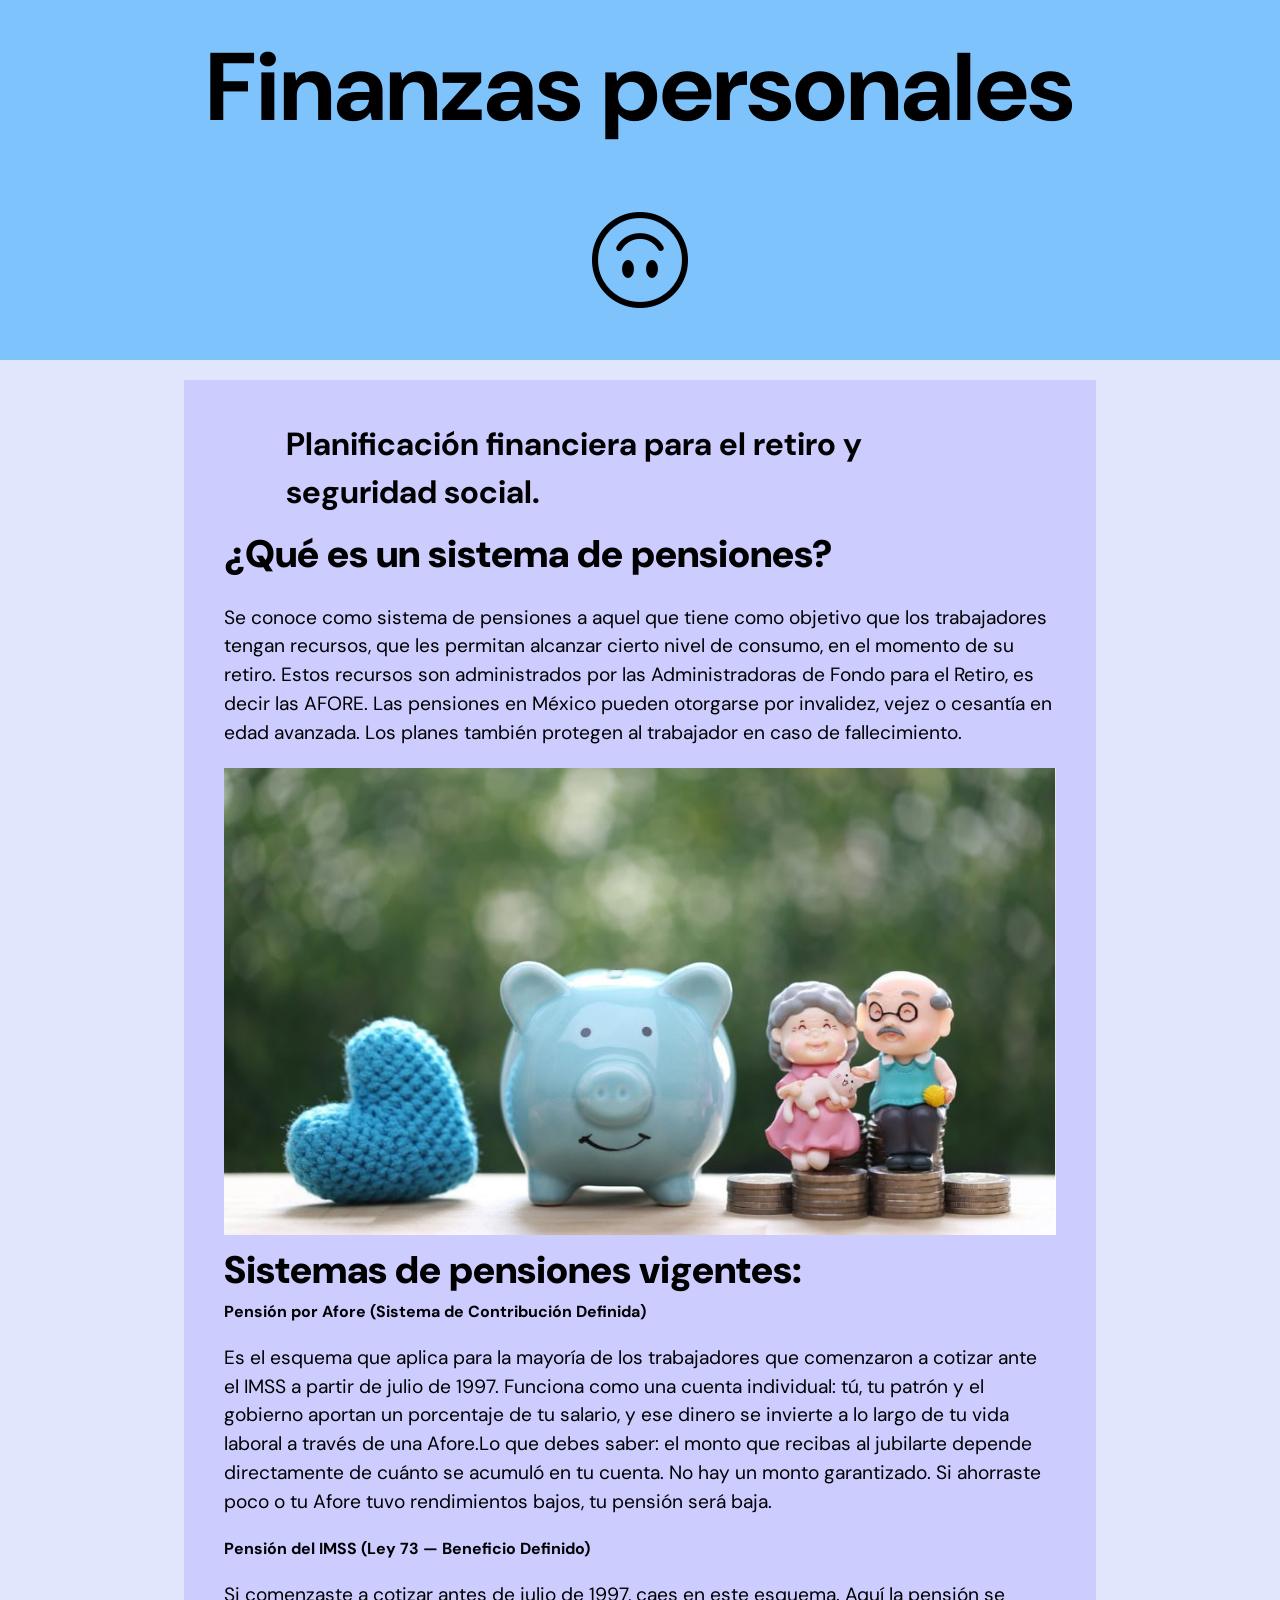
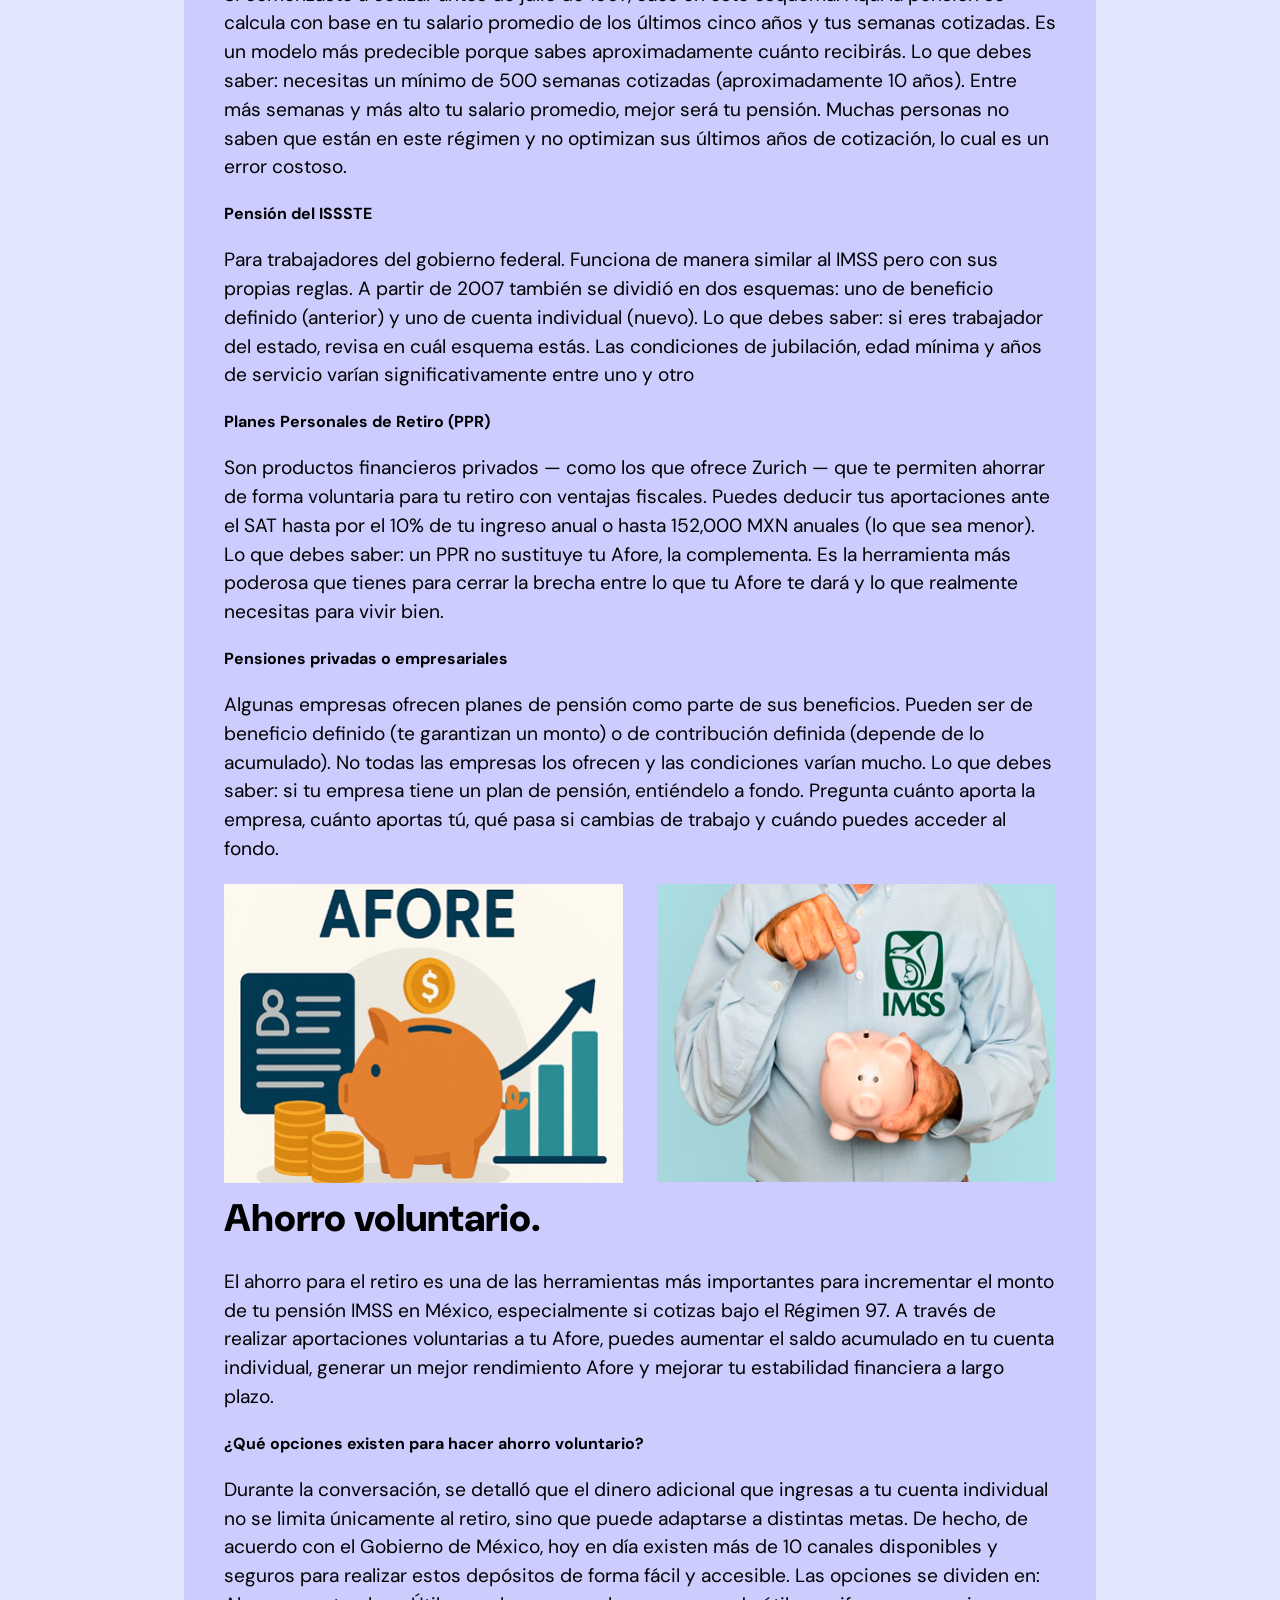
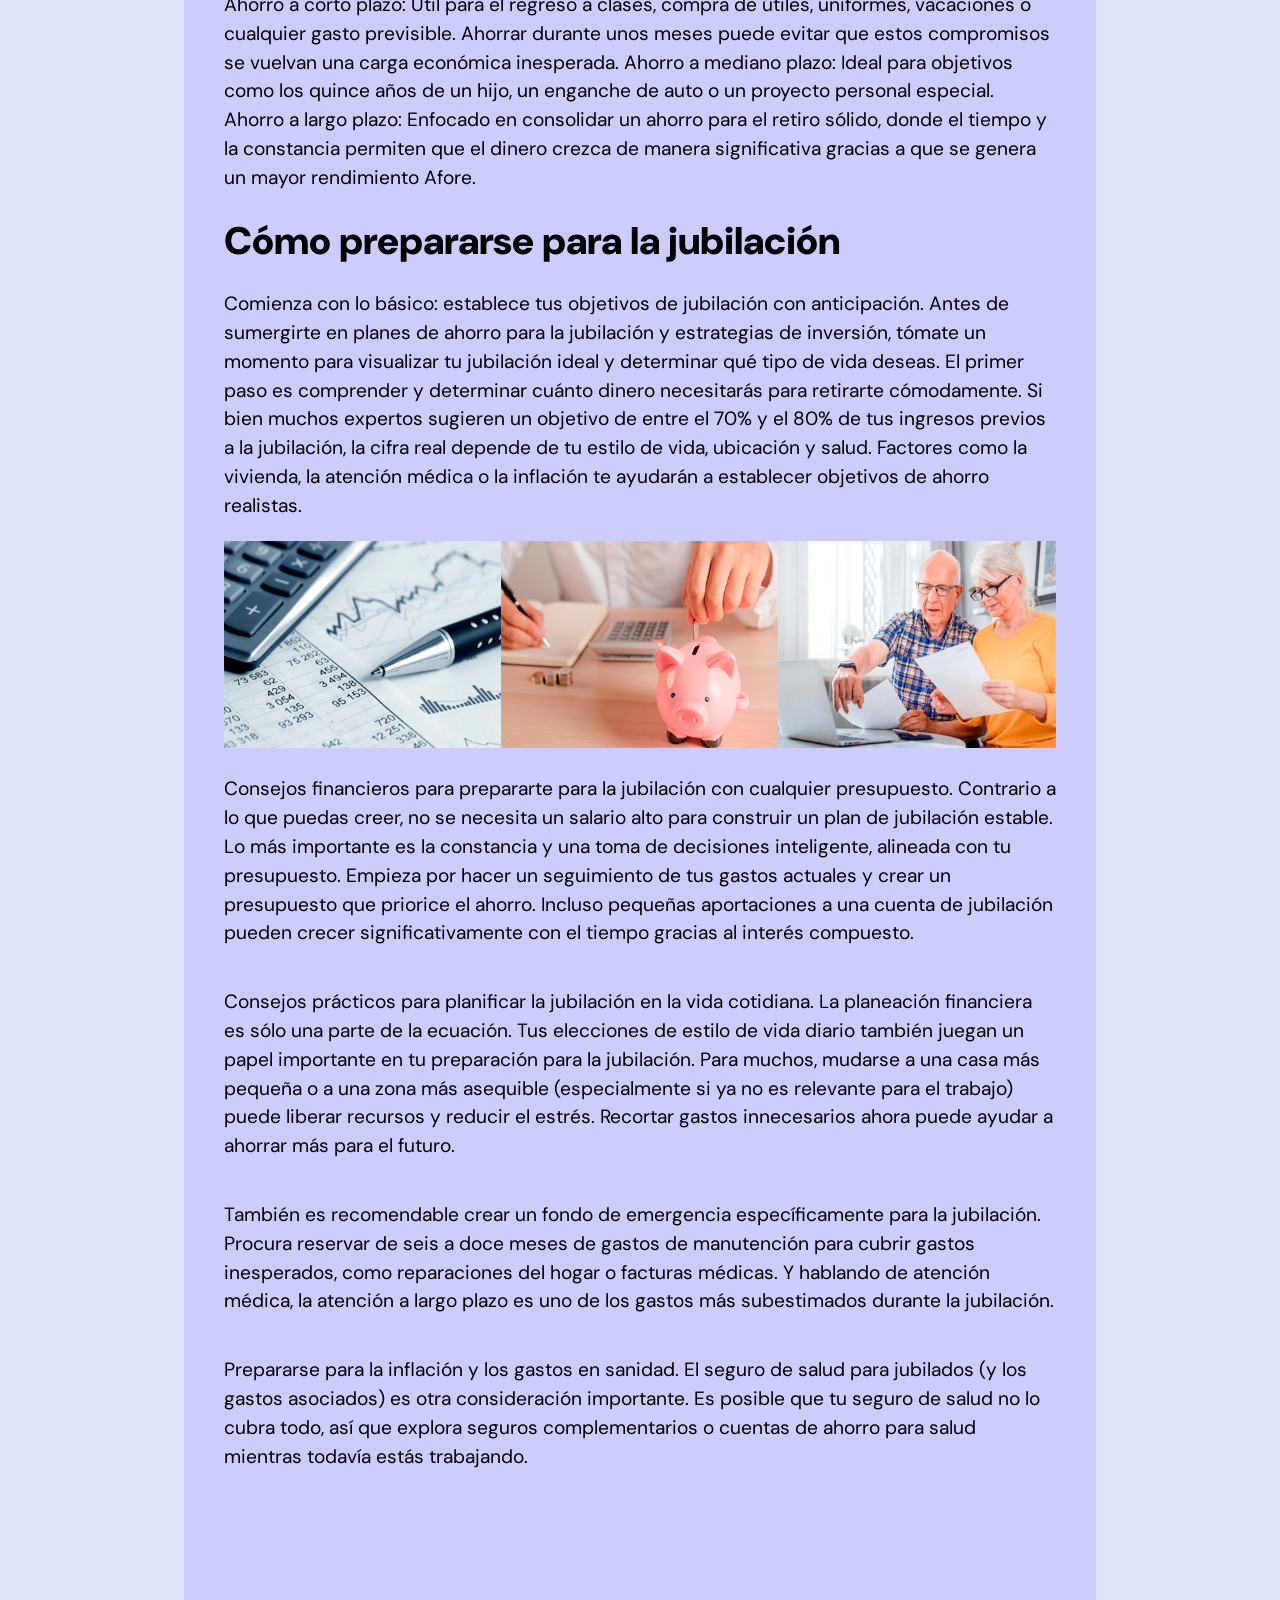
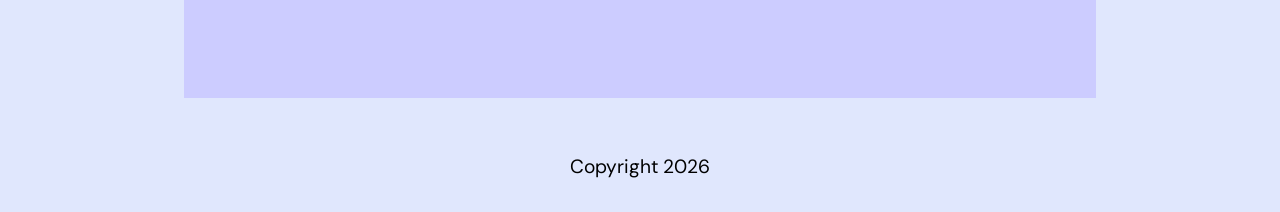
<file: ejercicios/articulo.html>
<!DOCTYPE html>
<html lang="en">
<head>
    <meta charset="UTF-8">
    <meta name="viewport" content="width=device-width, initial-scale=1.0">
    <title>Articulo</title>

    <!--bootstrap-->
    <link rel="stylesheet" href="https://cdn.jsdelivr.net/npm/bootstrap-icons@1.13.2/font/bootstrap-icons.min.css">

    <!--FUENTES-->
    <link href="https://fonts.googleapis.com/css2?family=DM+Sans:ital,opsz,wght@0,9..40,100..1000;1,9..40,100..1000&display=swap" rel="stylesheet">

    <!--CSS-->
    <link rel="stylesheet" href="../css/articulo.css">
</head>

<body>
    <header class="cabecera">
        <h1>Finanzas personales</h1>
        <div class="logo"> 
            <i class="bi bi-emoji-smile-upside-down"></i>
        </div>
    </header>
    
    <main id="principal">
        <article>
            <header>
                <div>
                    <h2>Planificación financiera para el retiro y seguridad social.</h2>
                </div>     
            </header>

            <div>
                <h3>¿Qué es un sistema de pensiones?</h3>
                <p>Se conoce como sistema de pensiones a aquel que tiene como objetivo que los trabajadores tengan recursos, que les permitan alcanzar cierto nivel de consumo, en el momento de su retiro. Estos recursos son administrados por las Administradoras de Fondo para el Retiro, es decir las AFORE. Las pensiones en México pueden otorgarse por invalidez, vejez o cesantía en edad avanzada. Los planes también protegen al trabajador en caso de fallecimiento.</p>
                
                <div class="container">
                    <div class="items-col1">
                    <img src="../img/cerdito.jpg" alt="pension">
                    </div>
                </div>
                
                
            </div>

            <div>
                <h3>Sistemas de pensiones vigentes:</h3>
                <h4>Pensión por Afore (Sistema de Contribución Definida)</h4>
                <p>Es el esquema que aplica para la mayoría de los trabajadores que comenzaron a cotizar ante el IMSS a partir de julio de 1997. Funciona como una cuenta individual: tú, tu patrón y el gobierno aportan un porcentaje de tu salario, y ese dinero se invierte a lo largo de tu vida laboral a través de una Afore.Lo que debes saber: el monto que recibas al jubilarte depende directamente de cuánto se acumuló en tu cuenta. No hay un monto garantizado. Si ahorraste poco o tu Afore tuvo rendimientos bajos, tu pensión será baja. </p>
                
                <h4>Pensión del IMSS (Ley 73 — Beneficio Definido)</h4>
                <p>Si comenzaste a cotizar antes de julio de 1997, caes en este esquema. Aquí la pensión se calcula con base en tu salario promedio de los últimos cinco años y tus semanas cotizadas. Es un modelo más predecible porque sabes aproximadamente cuánto recibirás. Lo que debes saber: necesitas un mínimo de 500 semanas cotizadas (aproximadamente 10 años). Entre más semanas y más alto tu salario promedio, mejor será tu pensión. Muchas personas no saben que están en este régimen y no optimizan sus últimos años de cotización, lo cual es un error costoso. </p>
                
                <h4>Pensión del ISSSTE</h4>
                <p>
                    Para trabajadores del gobierno federal. Funciona de manera similar al IMSS pero con sus propias reglas. A partir de 2007 también se dividió en dos esquemas: uno de beneficio definido (anterior) y uno de cuenta individual (nuevo). Lo que debes saber: si eres trabajador del estado, revisa en cuál esquema estás. Las condiciones de jubilación, edad mínima y años de servicio varían significativamente entre uno y otro
                </p>
                <h4>Planes Personales de Retiro (PPR)</h4>
                <p>
                    Son productos financieros privados — como los que ofrece Zurich — que te permiten ahorrar de forma voluntaria para tu retiro con ventajas fiscales. Puedes deducir tus aportaciones ante el SAT hasta por el 10% de tu ingreso anual o hasta 152,000 MXN anuales (lo que sea menor). Lo que debes saber: un PPR no sustituye tu Afore, la complementa. Es la herramienta más poderosa que tienes para cerrar la brecha entre lo que tu Afore te dará y lo que realmente necesitas para vivir bien.
                </p>
                <h4>Pensiones privadas o empresariales</h4>
                <p>
                    Algunas empresas ofrecen planes de pensión como parte de sus beneficios. Pueden ser de beneficio definido (te garantizan un monto) o de contribución definida (depende de lo acumulado). No todas las empresas los ofrecen y las condiciones varían mucho. Lo que debes saber: si tu empresa tiene un plan de pensión, entiéndelo a fondo. Pregunta cuánto aporta la empresa, cuánto aportas tú, qué pasa si cambias de trabajo y cuándo puedes acceder al fondo.
                </p>

                <div class="container">
                    <div class="items-col2">
                        <img src="../img/afore.png" alt="afore">
                    </div>

                    <div class="items-col2">
                        <img src="../img/afore imss.png" alt="imss">
                    </div>
                    
                </div>
                
            </div>

            <div>
                <h3>Ahorro voluntario.</h3>
                <p>
                    El ahorro para el retiro es una de las herramientas más importantes para incrementar el monto de tu pensión IMSS en México, especialmente si cotizas bajo el Régimen 97. A través de realizar aportaciones voluntarias a tu Afore, puedes aumentar el saldo acumulado en tu cuenta individual, generar un mejor rendimiento Afore y mejorar tu estabilidad financiera a largo plazo.
                </p>
                <h4>¿Qué opciones existen para hacer ahorro voluntario?</h4>
                <p>
                    Durante la conversación, se detalló que el dinero adicional que ingresas a tu cuenta individual no se limita únicamente al retiro, sino que puede adaptarse a distintas metas. De hecho, de acuerdo con el Gobierno de México, hoy en día existen más de 10 canales disponibles y seguros para realizar estos depósitos de forma fácil y accesible. Las opciones se dividen en:
                    Ahorro a corto plazo: Útil para el regreso a clases, compra de útiles, uniformes, vacaciones o cualquier gasto previsible. Ahorrar durante unos meses puede evitar que estos compromisos se vuelvan una carga económica inesperada.
                    Ahorro a mediano plazo: Ideal para objetivos como los quince años de un hijo, un enganche de auto o un proyecto personal especial.
                    Ahorro a largo plazo: Enfocado en consolidar un ahorro para el retiro sólido, donde el tiempo y la constancia permiten que el dinero crezca de manera significativa gracias a que se genera un mayor rendimiento Afore.
                </p>
                
            </div>
            
            <div>
                <h3>Cómo prepararse para la jubilación</h3>
                <p>
                    Comienza con lo básico: establece tus objetivos de jubilación con anticipación. Antes de sumergirte en planes de ahorro para la jubilación y estrategias de inversión, tómate un momento para visualizar tu jubilación ideal y determinar qué tipo de vida deseas.
                    El primer paso es comprender y determinar cuánto dinero necesitarás para retirarte cómodamente. Si bien muchos expertos sugieren un objetivo de entre el 70% y el 80% de tus ingresos previos a la jubilación, la cifra real depende de tu estilo de vida, ubicación y salud. Factores como la vivienda, la atención médica o la inflación te ayudarán a establecer objetivos de ahorro realistas.
                </p>

                <div class="container">
                    <div class="items-col3">
                    <img src="../img/finanzas.png" alt="finanzas">
                    </div>

                    <div class="items-col3">
                        <img src="../img/ahorro_voluntario.png" alt="ahorro">
                    </div>

                    <div class="items-col3">
                        <img src="../img/jubilacion.jpg" alt="jubilación">
                    </div>
                </div>
               
                
                <p>
                    Consejos financieros para prepararte para la jubilación con cualquier presupuesto.
                    Contrario a lo que puedas creer, no se necesita un salario alto para construir un plan de jubilación estable. Lo más importante es la constancia y una toma de decisiones inteligente, alineada con tu presupuesto. Empieza por hacer un seguimiento de tus gastos actuales y crear un presupuesto que priorice el ahorro. Incluso pequeñas aportaciones a una cuenta de jubilación pueden crecer significativamente con el tiempo gracias al interés compuesto.
                </p>
                <p>
                    Consejos prácticos para planificar la jubilación en la vida cotidiana.
                    La planeación financiera es sólo una parte de la ecuación. Tus elecciones de estilo de vida diario también juegan un papel importante en tu preparación para la jubilación. Para muchos, mudarse a una casa más pequeña o a una zona más asequible (especialmente si ya no es relevante para el trabajo) puede liberar recursos y reducir el estrés. Recortar gastos innecesarios ahora puede ayudar a ahorrar más para el futuro.
                </p>
                <p>
                    También es recomendable crear un fondo de emergencia específicamente para la jubilación. Procura reservar de seis a doce meses de gastos de manutención para cubrir gastos inesperados, como reparaciones del hogar o facturas médicas. Y hablando de atención médica, la atención a largo plazo es uno de los gastos más subestimados durante la jubilación.
                </p>
                <p>
                    Prepararse para la inflación y los gastos en sanidad.
                    El seguro de salud para jubilados (y los gastos asociados) es otra consideración importante. Es posible que tu seguro de salud no lo cubra todo, así que explora seguros complementarios o cuentas de ahorro para salud mientras todavía estás trabajando.
                </p>
            </div>

            <div class="container">
                <div class="items">
                    <iframe src="https://www.youtube.com/embed/JpWbwgIUNXQ?si=roAYO9LPztyd1z2u" title="YouTube video player" frameborder="0" allow="accelerometer; autoplay; clipboard-write; encrypted-media; gyroscope; picture-in-picture; web-share" referrerpolicy="strict-origin-when-cross-origin" allowfullscreen></iframe>
                </div>
                
            </div>
        </article>

    </main>

    <footer class="pie">
        <p>Copyright 2026</p>
    </footer>

</body>
</html>
</file>
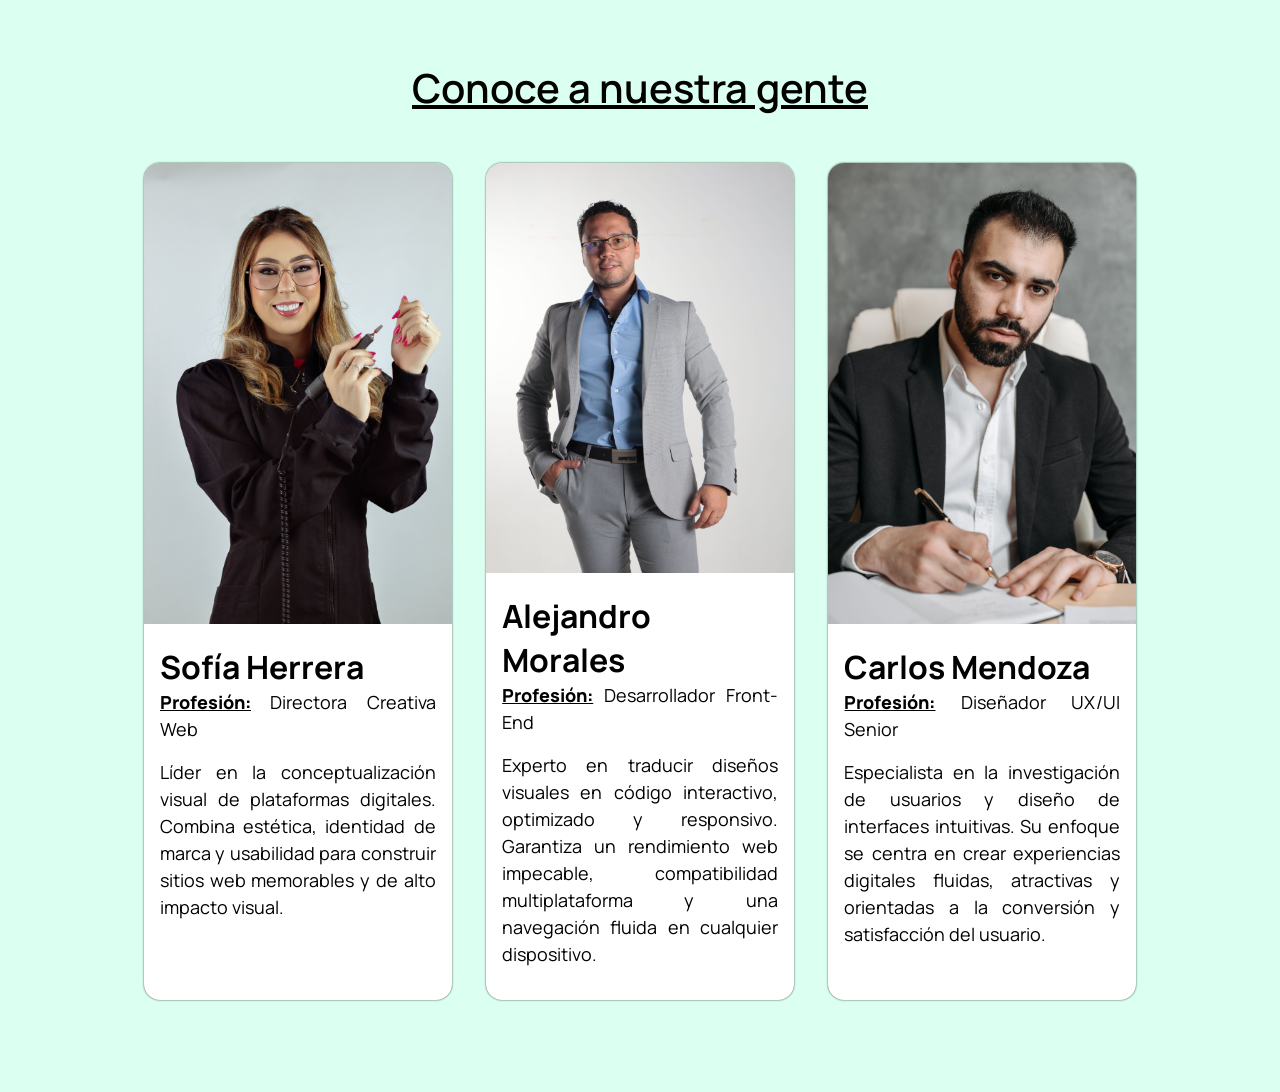
<file: ejercicios/cards.html>
<!DOCTYPE html>
<html lang="en">
<head>
    <meta charset="UTF-8">
    <meta name="viewport" content="width=device-width, initial-scale=1.0">
    <title>CARDS</title>
    <!--FUENTES-->
    <link href="https://fonts.googleapis.com/css2?family=Manrope:wght@200..800&display=swap" rel="stylesheet">
    <!--CSS PROYECTO CARDS-->
    <link rel="stylesheet" href="../css/cards.css">
</head>
<body>
    <section id="cards-sec">
        <h2>Conoce a nuestra gente</h2>
        <div class="container">
            <div class="items card">
                <img src="../img/pexels-maria-isadora-485476797-18090215.jpg" alt="maria">
                <div class="contenido">
                    <h3>Sofía Herrera</h3>
                    <p><span class="prof">Profesión:</span> Directora Creativa Web</p>
                    <p>Líder en la conceptualización visual de plataformas digitales. Combina estética, identidad de marca y usabilidad para construir sitios web memorables y de alto impacto visual.</p>
                </div>
                
            </div>

            <div class="items card">
                <img src="../img/pexels-moises-sanchez-1849845482-34299170.jpg" alt="moises">
                <div class="contenido">
                    <h3>Alejandro Morales</h3>
                    <p><span class="prof">Profesión:</span> Desarrollador Front-End</p>
                    <p>Experto en traducir diseños visuales en código interactivo, optimizado y responsivo. Garantiza un rendimiento web impecable, compatibilidad multiplataforma y una navegación fluida en cualquier dispositivo.</p>
                </div>
                
            </div>

            <div class="items card">
                <img src="../img/pexels-pavel-danilyuk-8112133.jpg" alt="dani">
                <div class="contenido">
                    <h3>Carlos Mendoza</h3>
                    <p><span class="prof">Profesión:</span> Diseñador UX/UI Senior</p>
                    <p>Especialista en la investigación de usuarios y diseño de interfaces intuitivas. Su enfoque se centra en crear experiencias digitales fluidas, atractivas y orientadas a la conversión y satisfacción del usuario.</p>
                </div>
                
            </div>

        </div> 
    </section>


</body>
</html>
</file>
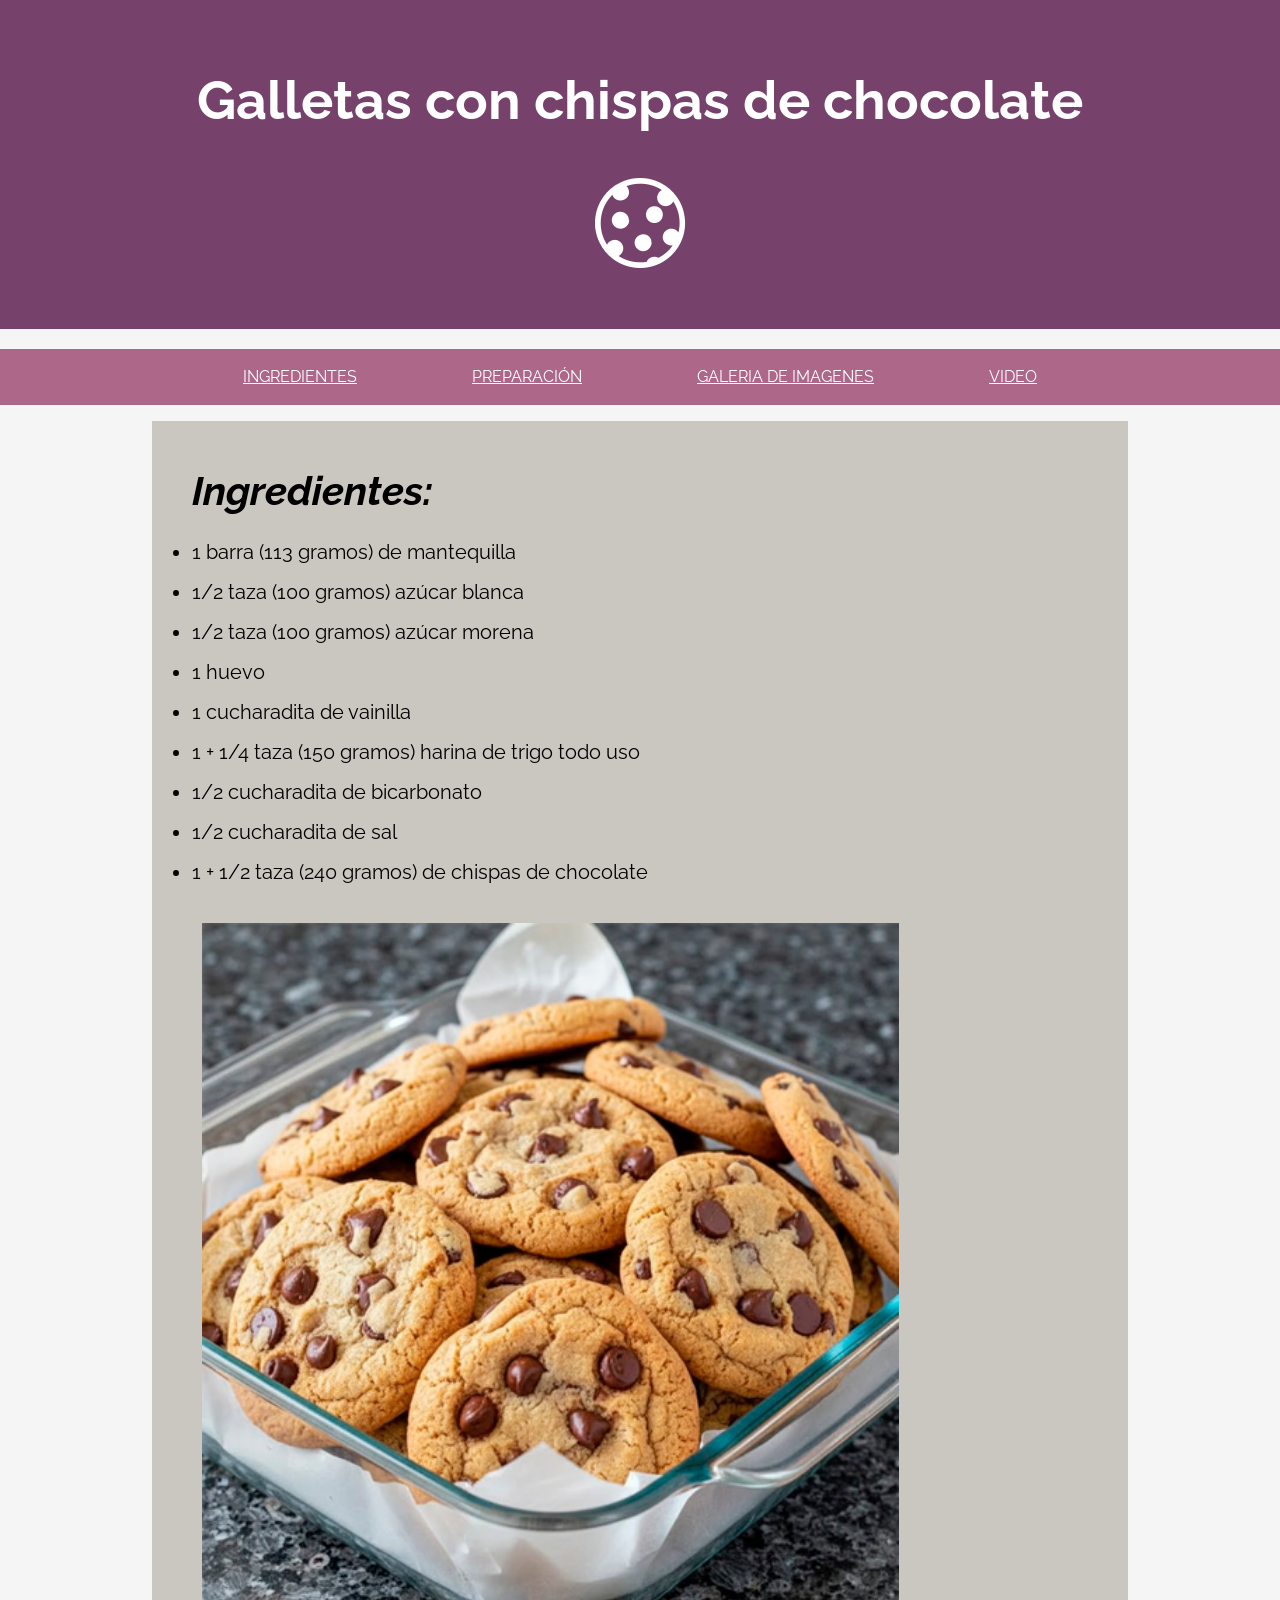
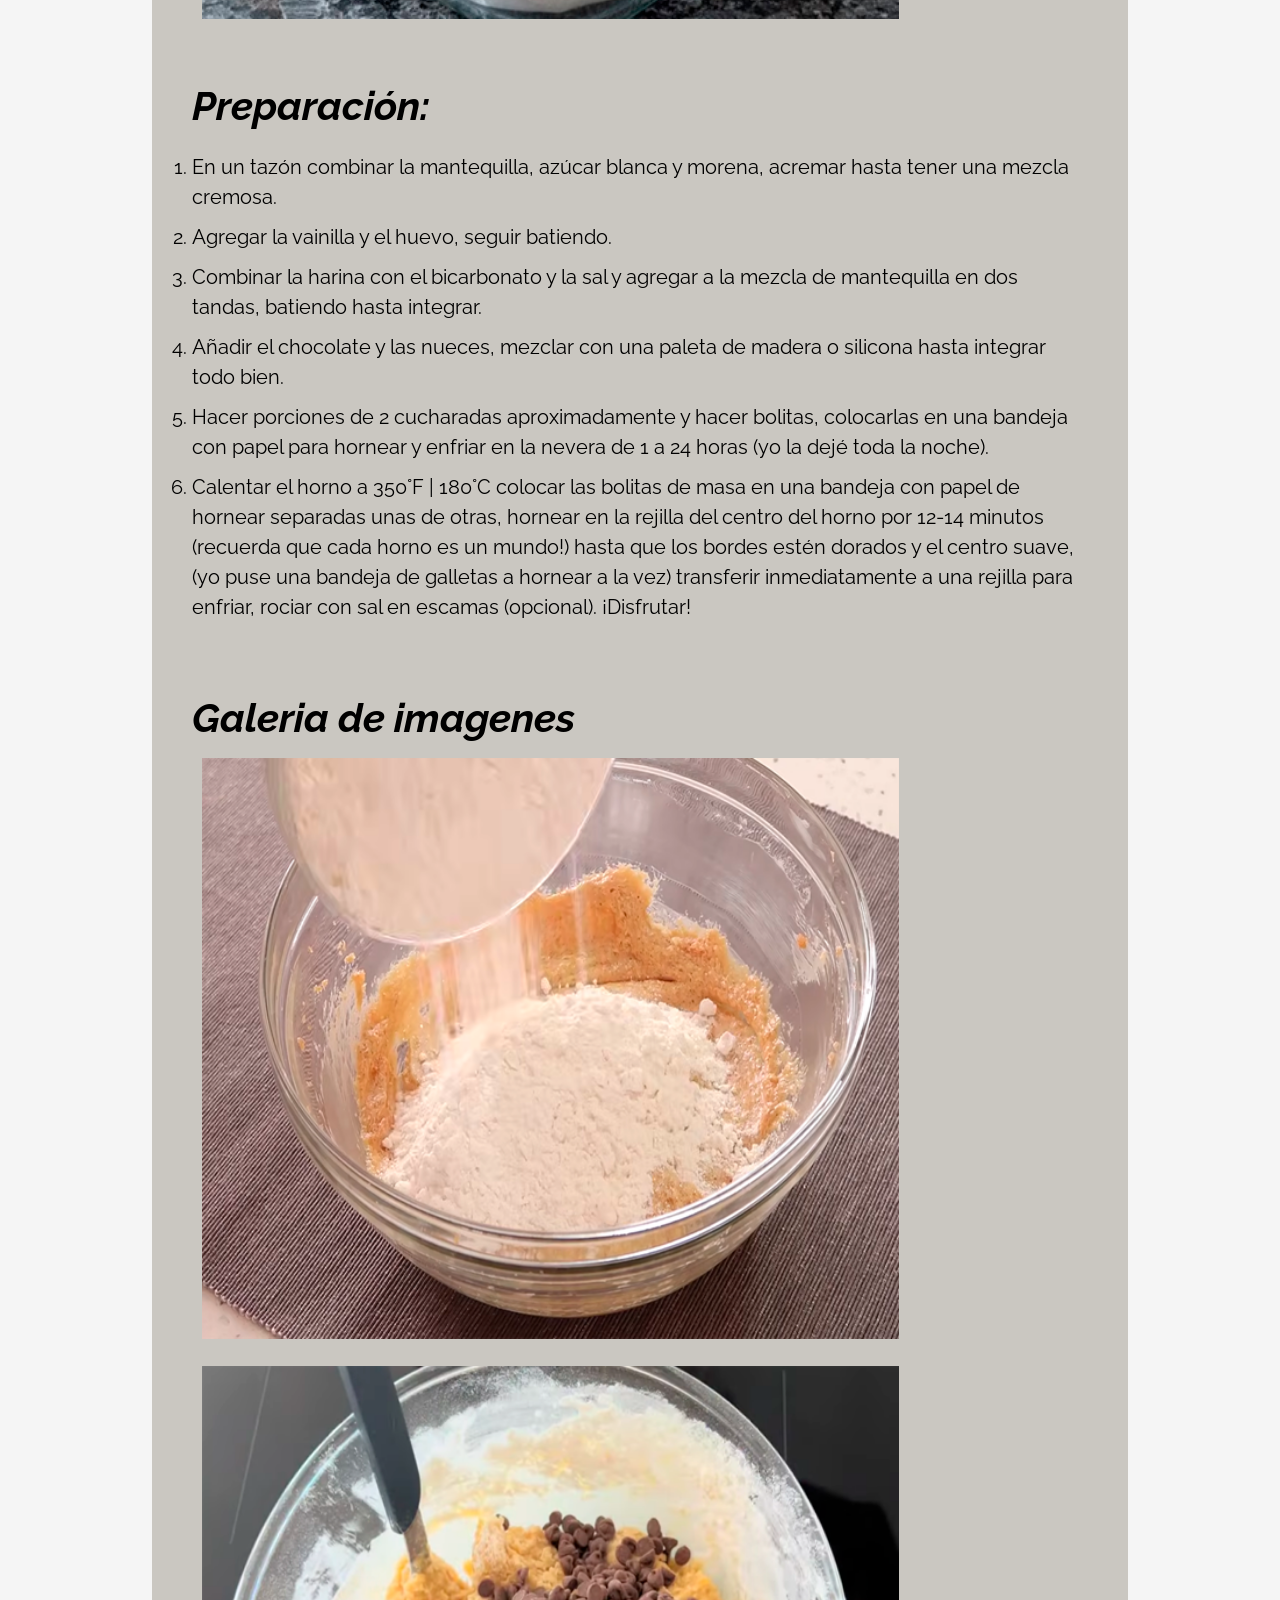
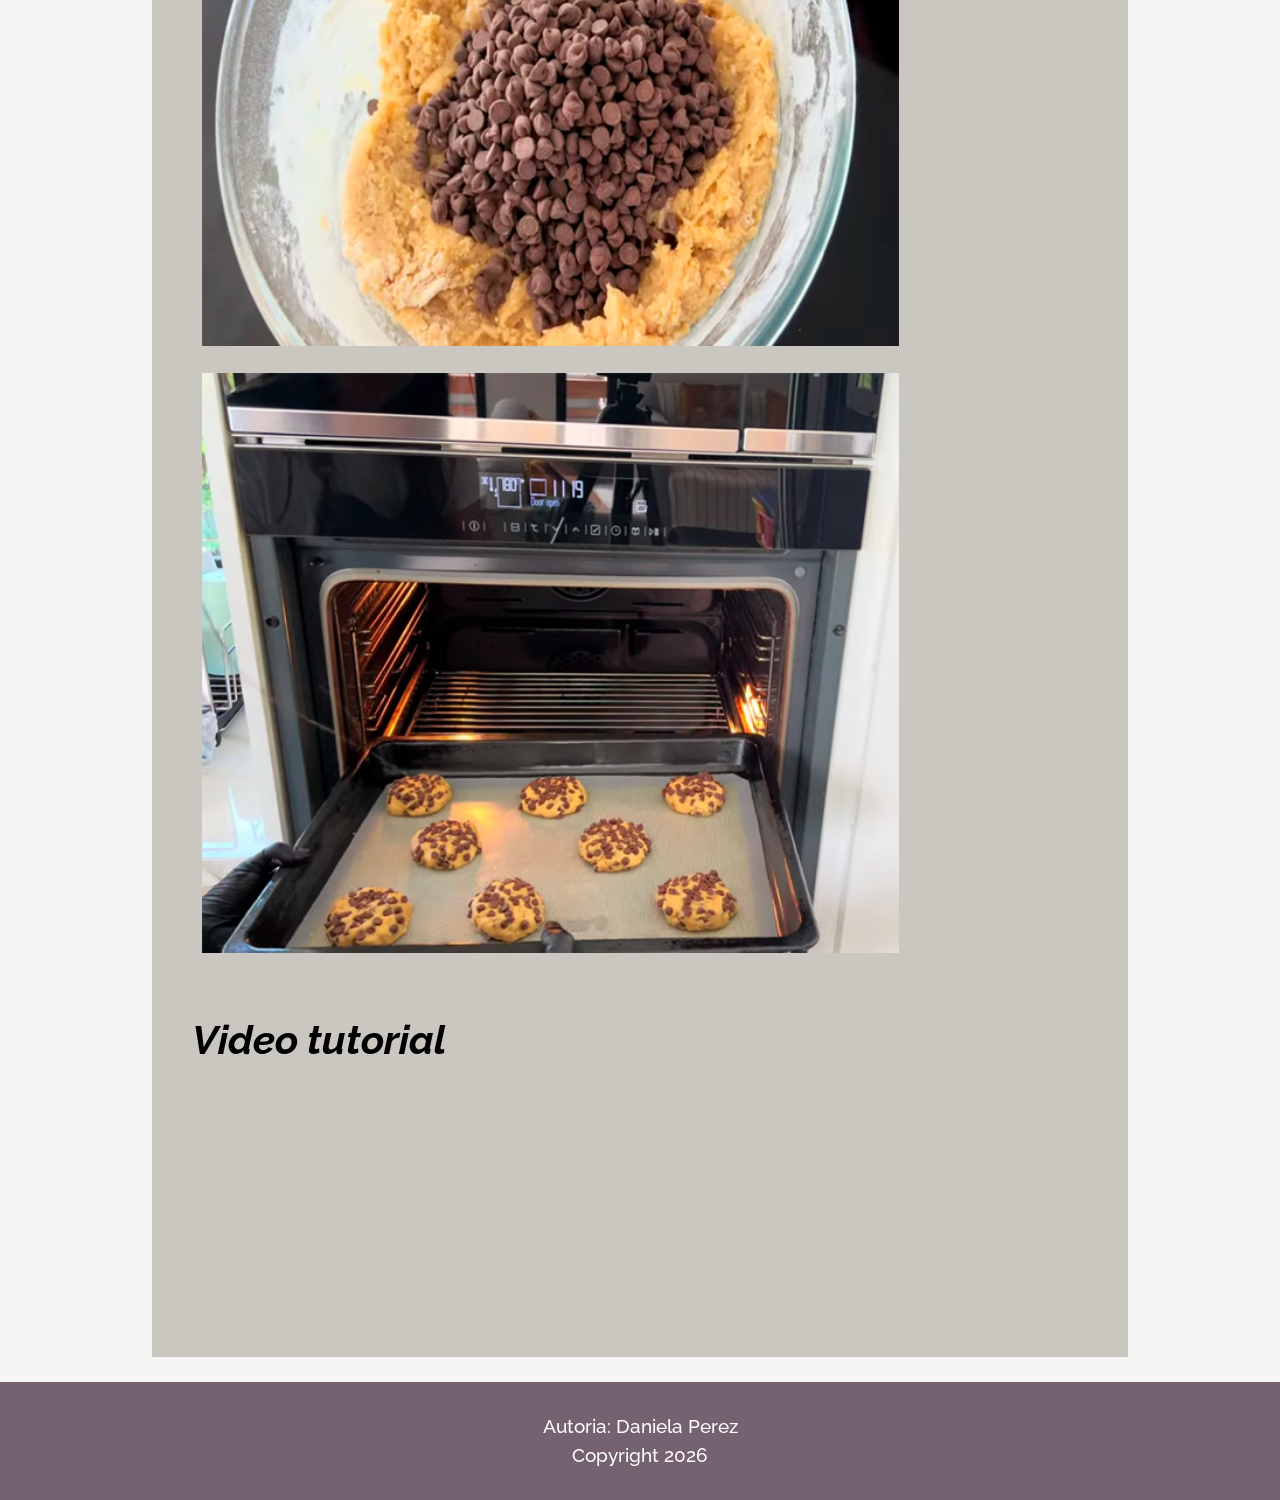
<file: ejercicios/evaluacionu2.html>
<!DOCTYPE html>
<html lang="en">
<head>
    <meta charset="UTF-8">
    <meta name="viewport" content="width=device-width, initial-scale=1.0">
    <title>Evaluación U2</title>

    <!--bootstrap-->
    <link rel="stylesheet" href="https://cdn.jsdelivr.net/npm/bootstrap-icons@1.13.2/font/bootstrap-icons.min.css">

    <!--FUENTES-->
    <link href="https://fonts.googleapis.com/css2?family=Raleway:ital,wght@0,100..900;1,100..900&display=swap" rel="stylesheet">

    <!--CSS-->
    <link rel="stylesheet" href="../css/evaluacionu2.css">
</head>

<body>
    
    <header class="cabecera">
        <h1>Galletas con chispas de chocolate</h1>
        <div class="icono">
            <i class="bi bi-cookie"></i>
        </div>
    </header>

    <nav id="menu">
            <ul class="navegar">
            <li><a href="#ingre">Ingredientes</a></li>
            <li><a href="#proceso">Preparación</a></li>
            <li><a href="#galeria">Galeria de imagenes</a></li>
            <li><a href="#video">Video</a></li>
            </ul>
    </nav>

    <main id="cuerpo">
        <article>
            <section>
                <a name="ingre"></a>
                <h2>Ingredientes:</h2>
                <div class="container">
                    <ul class="lista">
                        <li>1 barra (113 gramos) de mantequilla</li>
                        <li>1/2 taza (100 gramos) azúcar blanca</li>
                        <li>1/2 taza (100 gramos) azúcar morena</li>
                        <li>1 huevo</li>
                        <li>1 cucharadita de vainilla</li>
                        <li>1 + 1/4 taza (150 gramos) harina de trigo todo uso</li>
                        <li>1/2 cucharadita de bicarbonato</li>
                        <li>1/2 cucharadita de sal</li>
                        <li>1 + 1/2 taza (240 gramos) de chispas de chocolate</li>
                    </ul>

                        <div class="items-col1">
                            <img src="../img/galletas.png" alt="galletas">
                        </div>
                </div>
            </section>

            <section>
                <a name="proceso"></a>
                <h2>Preparación:</h2>
                <ol class="lista">
                    <li>En un tazón combinar la mantequilla, azúcar blanca y morena, acremar hasta tener una mezcla cremosa.</li>
                    <li>Agregar la vainilla y el huevo, seguir batiendo.</li>
                    <li>Combinar la harina con el bicarbonato y la sal y agregar a la mezcla de mantequilla en dos tandas, batiendo hasta integrar.</li>
                    <li>Añadir el chocolate y las nueces, mezclar con una paleta de madera o silicona hasta integrar todo bien.</li>
                    <li>Hacer porciones de 2 cucharadas aproximadamente y hacer bolitas, colocarlas en una bandeja con papel para hornear y enfriar en la nevera de 1 a 24 horas (yo la dejé toda la noche).</li>
                    <li>Calentar el horno a 350°F | 180°C colocar las bolitas de masa en una bandeja con papel de hornear separadas unas de otras, hornear en la rejilla del centro del horno por 12-14 minutos (recuerda que cada horno es un mundo!) hasta que los bordes estén dorados y el centro suave, (yo puse una bandeja de galletas a hornear a la vez) transferir inmediatamente a una rejilla para enfriar, rociar con sal en escamas (opcional). ¡Disfrutar!</li>
                </ol>
        
            </section>

            <section>
                <a name="galeria"></a>
                <h2>Galeria de imagenes</h2>
                <div class="container">
                    <div class="items-col3">
                        <img src="../img/ingredientes.png" alt="ingredientes">
                    </div>
                    <div class="items-col3">
                        <img src="../img/mezcla.png" alt="mezcla de ingredientes">
                    </div>
                
                    <div class="items-col3">
                        <img src="../img/horneado.png" alt="horneado de galletas">
                    </div>
                </div>
            </section>

            <section>
                <a name="video"></a>
                <h2>Video tutorial</h2>
                <div class="container">
                    <div class="video">
                        <iframe src="https://www.youtube.com/embed/i-4v5_UvmsE?si=iOrqjzXI973nMojJ" title="YouTube video player" frameborder="0" allow="accelerometer; autoplay; clipboard-write; encrypted-media; gyroscope; picture-in-picture; web-share" referrerpolicy="strict-origin-when-cross-origin" allowfullscreen></iframe>
                    </div>
                </div>
            </section>

        </article>
    </main>
    
    <footer class="pie">
        <p>Autoria: Daniela Perez</p>
        <p>Copyright 2026</p>
    </footer>
</body>
</html>
</file>
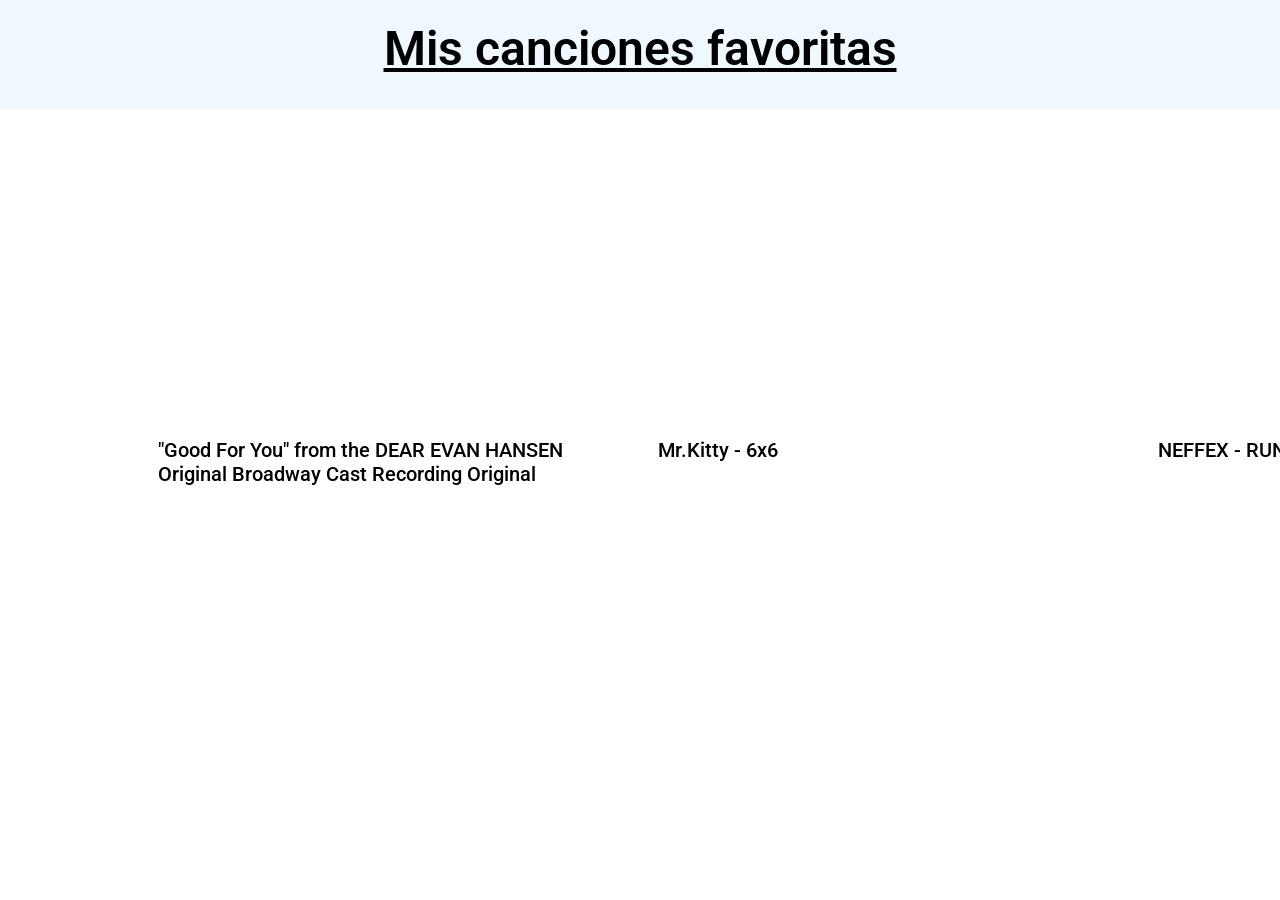
<file: ejercicios/flexbox.html>
<!DOCTYPE html>
<html lang="en">
<head>
    <meta charset="UTF-8">
    <meta name="viewport" content="width=device-width, initial-scale=1.0">
    <title>FLEXBOX</title>

    <!--FUENTES-->
    <link href="https://fonts.googleapis.com/css2?family=Roboto:ital,wght@0,100..900;1,100..900&display=swap" rel="stylesheet">

    <!--CSS proyecto felxbox-->
    <link rel="stylesheet" href="../css/flexbox.css">
</head>

<body>
    <h1>Mis canciones favoritas</h1>

    <section class="container">
            <div>
                <iframe class="videos" src="https://www.youtube.com/embed/v5B9RWJor4c?si=TT7qNBaPVy_bvj2X" title="YouTube video player" frameborder="0" allow="accelerometer; autoplay; clipboard-write; encrypted-media; gyroscope; picture-in-picture; web-share" referrerpolicy="strict-origin-when-cross-origin" allowfullscreen></iframe>
                <p>"Good For You" from the DEAR EVAN HANSEN Original Broadway Cast Recording Original</p>
            </div>
             <div>
                <iframe class="videos" src="https://www.youtube.com/embed/JeDKHq9OJYU?si=PVUGPlqz_fUDs82M" title="YouTube video player" frameborder="0" allow="accelerometer; autoplay; clipboard-write; encrypted-media; gyroscope; picture-in-picture; web-share" referrerpolicy="strict-origin-when-cross-origin" allowfullscreen></iframe>
                <p>Mr.Kitty - 6x6</p>
            </div>
            <div>
                <iframe class="videos" src="https://www.youtube.com/embed/1302874G6Fg?si=oZxbH87WpRzboeAM" title="YouTube video player" frameborder="0" allow="accelerometer; autoplay; clipboard-write; encrypted-media; gyroscope; picture-in-picture; web-share" referrerpolicy="strict-origin-when-cross-origin" allowfullscreen></iframe>
                <p>NEFFEX - RUN IT UP [Copyright Free] No.255</p>
            </div>
       
    </section>
    
</body>
</html>
</file>
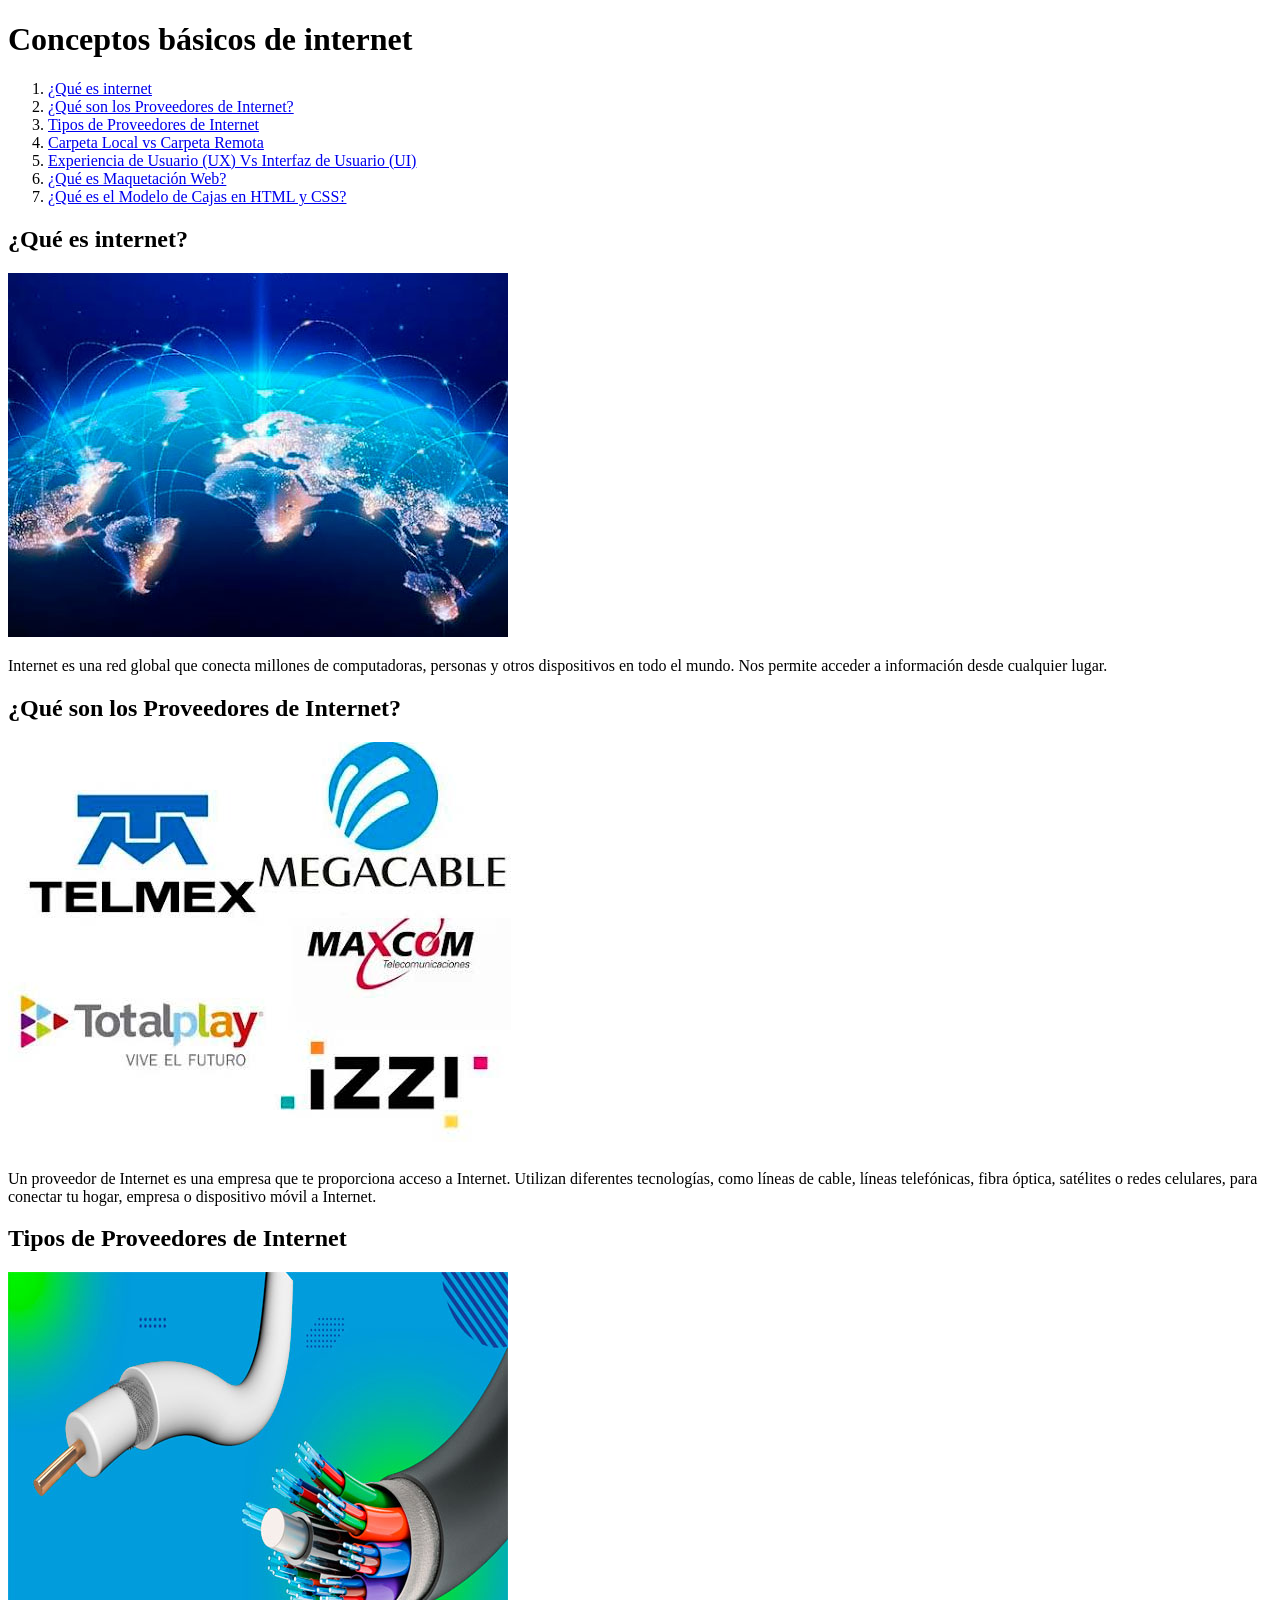
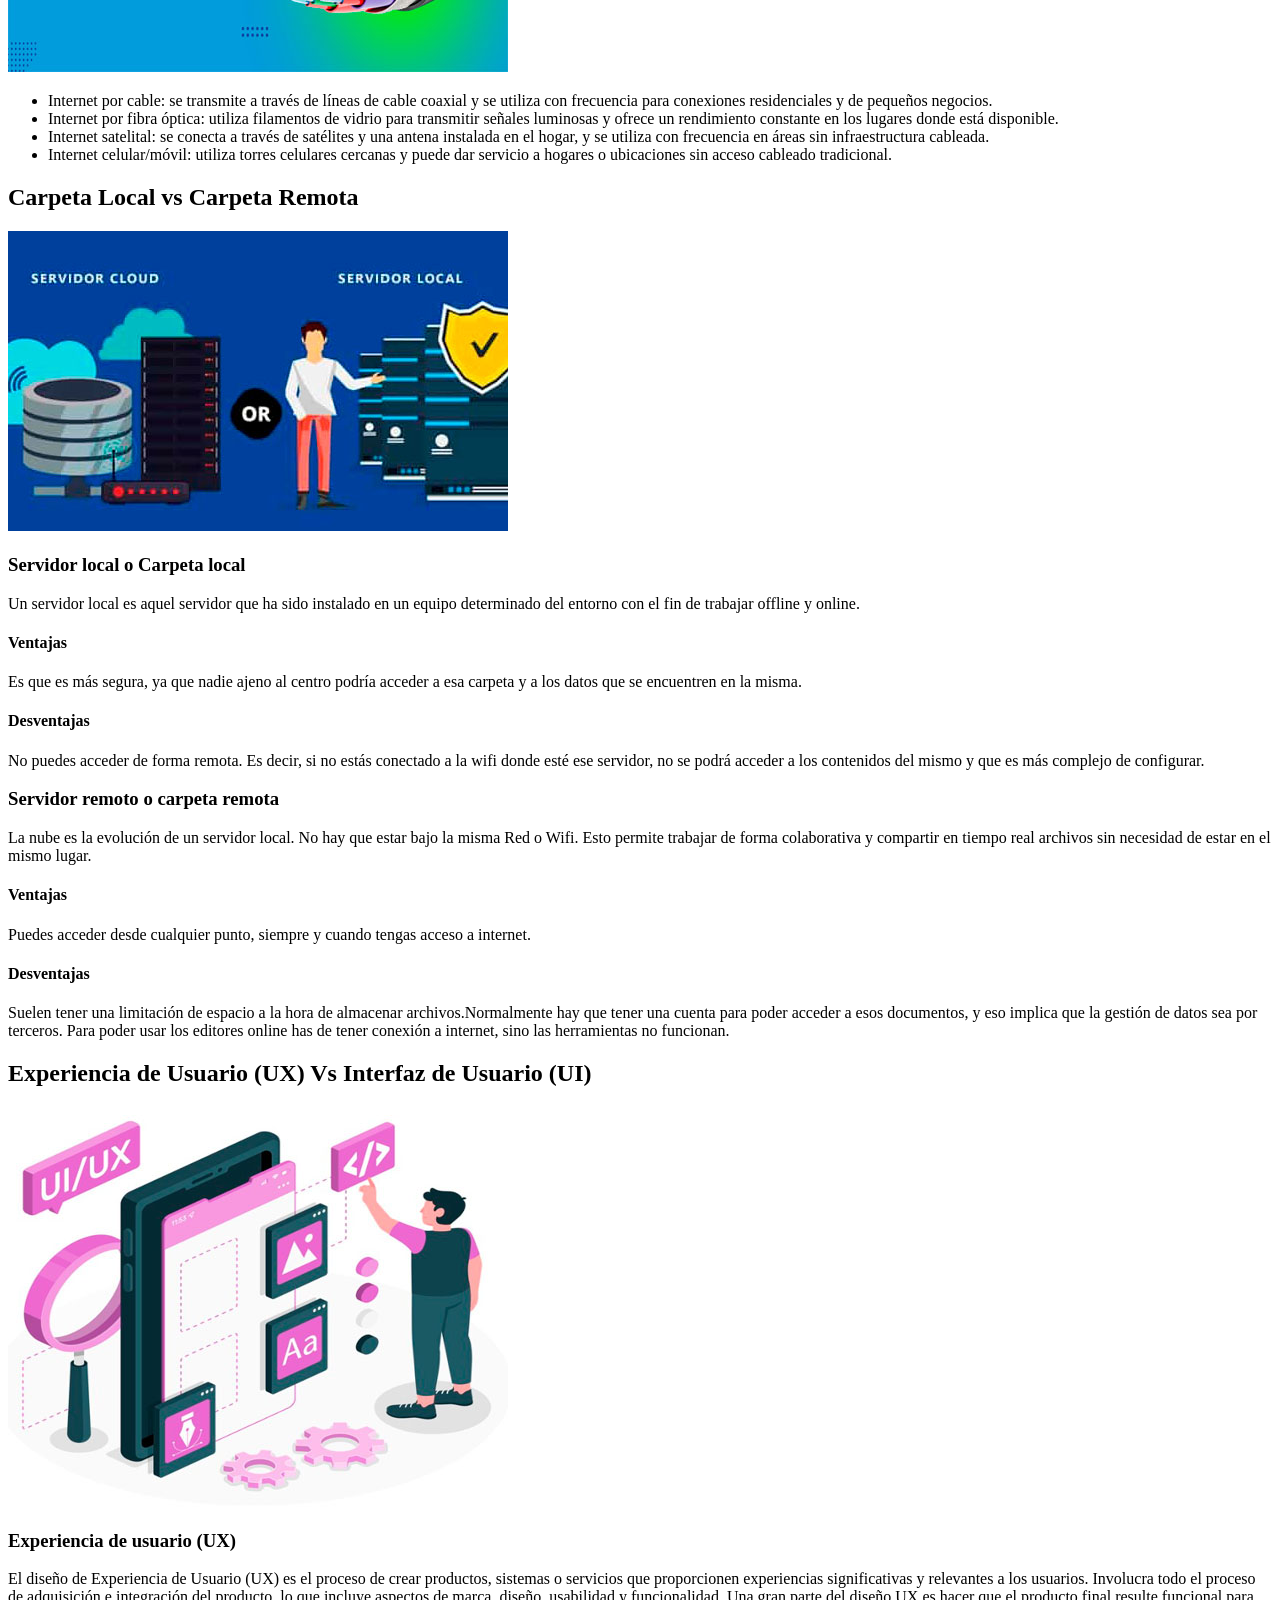
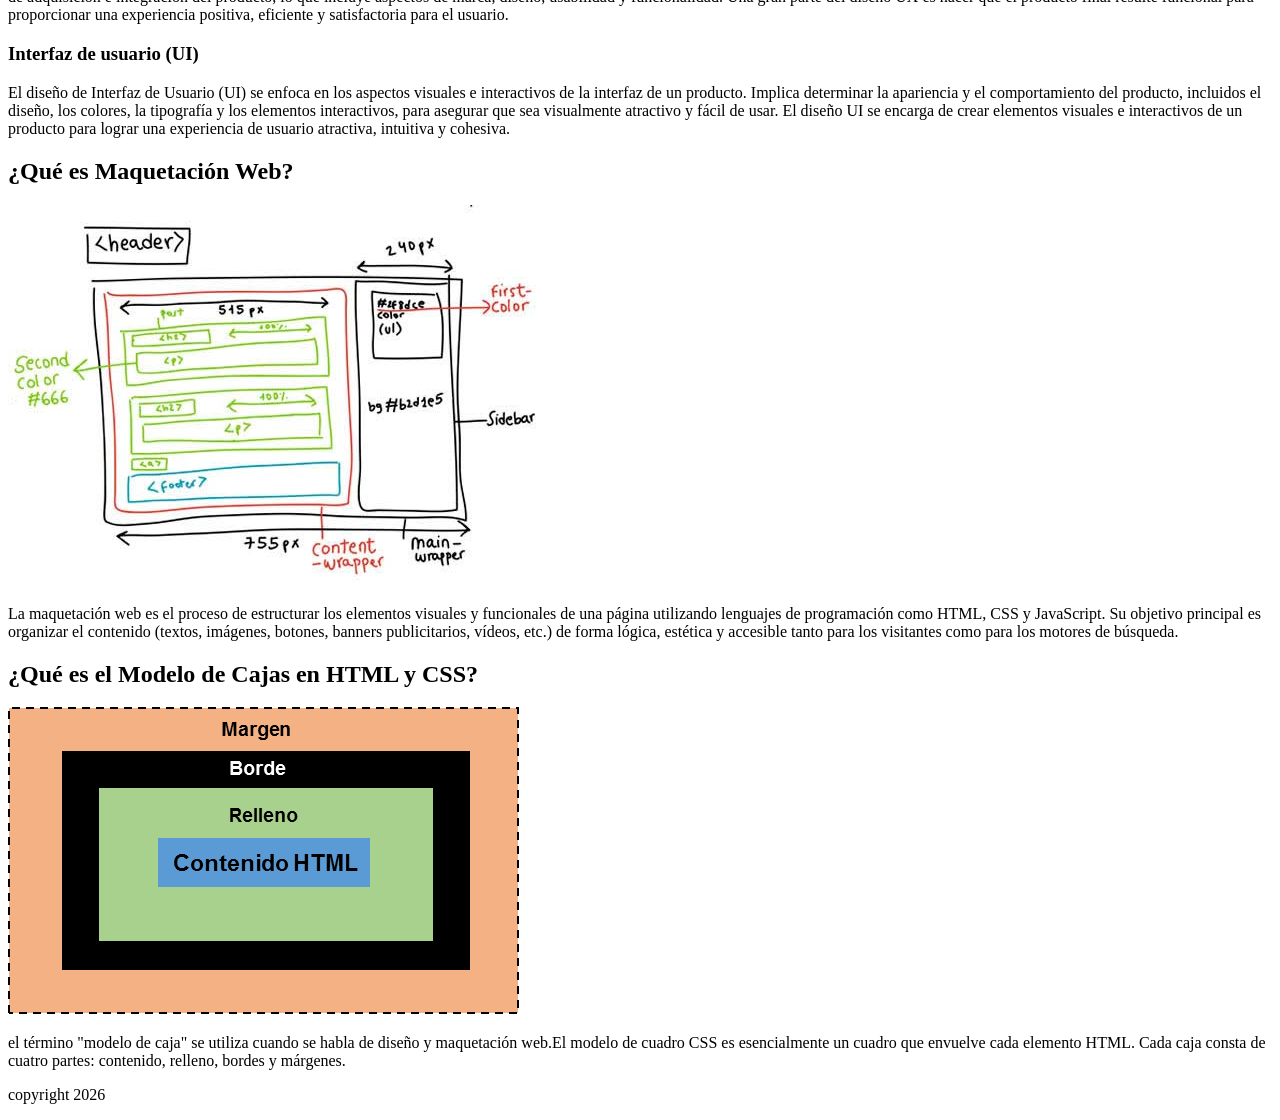
<file: ejercicios/internet.html>
<!DOCTYPE html>
<html lang="en">
<head>
    <meta charset="UTF-8">
    <meta name="viewport" content="width=device-width, initial-scale=1.0">
    <title>Internet</title>
</head>
<body>
    <header>
        <div>
            <h1>Conceptos básicos de internet</h1>
        </div>
    </header>
    
    <main>
        <a name="back"></a>
        <ol>
            <li><a href="#internet">¿Qué es internet</a></li>
            <li><a href="#prov">¿Qué son los Proveedores de Internet?</a></li>
            <li><a href="#prov_int">Tipos de Proveedores de Internet</a></li>
            <li><a href="#carp_loc">Carpeta Local vs Carpeta Remota</a></li>
            <li><a href="#ui_ux">Experiencia de Usuario (UX) Vs Interfaz de Usuario (UI)</a></li>
            <li><a href="#maq">¿Qué es Maquetación Web?</a></li>
            <li><a href="#caja">¿Qué es el Modelo de Cajas en HTML y CSS?</a></li>
        </ol>
    </main>
    
    <section>
        <article>
            <a name="internet"></a> 
            <h2>¿Qué es internet?</h2>
            <img src="../img/internet.jpg" alt="internet">
            <p>Internet es una red global que conecta millones de computadoras, personas y otros dispositivos en todo el mundo. Nos permite acceder a información desde cualquier lugar.</p>
        </article>

        <article>
            <a name="prov"></a>
            <h2>¿Qué son los Proveedores de Internet?</h2>
            <img src="../img/proveedor_internet.jpg" alt="proveedores internet">
            <p>Un proveedor de Internet es una empresa que te proporciona acceso a Internet. Utilizan diferentes tecnologías, como líneas de cable, líneas telefónicas, fibra óptica, satélites o redes celulares, para conectar tu hogar, empresa o dispositivo móvil a Internet. </p>
        </article>
        
        <article>
            <a name="prov_int"></a>
            <h2>Tipos de Proveedores de Internet</h2>
            <img src="../img/coaxial-vs-fibra-optica.jpg" alt="tipos de proveedores">
            <ul>
                <li>Internet por cable: se transmite a través de líneas de cable coaxial y se utiliza con frecuencia para conexiones residenciales y de pequeños negocios. </li>
                <li>Internet por fibra óptica: utiliza filamentos de vidrio para transmitir señales luminosas y ofrece un rendimiento constante en los lugares donde está disponible. </li>
                <li>Internet satelital: se conecta a través de satélites y una antena instalada en el hogar, y se utiliza con frecuencia en áreas sin infraestructura cableada. </li>
                <li>Internet celular/móvil: utiliza torres celulares cercanas y puede dar servicio a hogares o ubicaciones sin acceso cableado tradicional. </li>
            </ul>
        </article>

        <article>
            <a name="carp_loc"></a>
            <h2>Carpeta Local vs Carpeta Remota</h2>
            <img src="../img/servidor-local-o-cloud-2.jpg" alt="carpeta local">
            <h3>Servidor local o Carpeta local</h3>
            <p>Un servidor local es aquel servidor que ha sido instalado en un equipo determinado del entorno con el fin de trabajar offline y online.</p>
            
            <h4>Ventajas</h4>
            <p>Es que es más segura, ya que nadie ajeno al centro podría acceder a esa carpeta y a los datos que se encuentren en la misma. </p>
            
            <h4>Desventajas</h4>
            <p>No puedes acceder de forma remota. Es decir, si no estás conectado a la wifi donde esté ese servidor, no se podrá acceder a los contenidos del mismo y que es más complejo de configurar. </p>
            
            <h3>Servidor remoto o carpeta remota</h3>
            <p>La nube es la evolución de un servidor local. No hay que estar bajo la misma Red o Wifi. Esto permite trabajar de forma colaborativa y compartir en tiempo real archivos sin necesidad de estar en el mismo lugar.</p>
            
            <h4>Ventajas</h4>
            <p>Puedes acceder desde cualquier punto, siempre y cuando tengas acceso a internet. </p>        
            
            <h4>Desventajas</h4>
            <p>Suelen tener una limitación de espacio a la hora de almacenar archivos.Normalmente hay que tener una cuenta para poder acceder a esos documentos, y eso implica que la gestión de datos sea por terceros. Para poder usar los editores online has de tener conexión a internet, sino las herramientas no funcionan. </p>
        </article>

        <article>
            <a name="ui_ux"></a>
            <h2>Experiencia de Usuario (UX) Vs Interfaz de Usuario (UI)</h2>
            <img src="../img/UI_UX.jpg" alt="ux_ui">
            <h3>Experiencia de usuario (UX)</h3>
            <p>El diseño de Experiencia de Usuario (UX) es el proceso de crear productos, sistemas o servicios que proporcionen experiencias significativas y relevantes a los usuarios. Involucra todo el proceso de adquisición e integración del producto, lo que incluye aspectos de marca, diseño, usabilidad y funcionalidad. Una gran parte del diseño UX es hacer que el producto final resulte funcional para proporcionar una experiencia positiva, eficiente y satisfactoria para el usuario.</p>
            <h3>Interfaz de usuario (UI)</h3>
            <p>El diseño de Interfaz de Usuario (UI) se enfoca en los aspectos visuales e interactivos de la interfaz de un producto. Implica determinar la apariencia y el comportamiento del producto, incluidos el diseño, los colores, la tipografía y los elementos interactivos, para asegurar que sea visualmente atractivo y fácil de usar.
                El diseño UI se encarga de crear elementos visuales e interactivos de un producto para lograr una experiencia de usuario atractiva, intuitiva y cohesiva.</p>
        </article>

        <article>
            <a name="maq"></a>
            <h2>¿Qué es Maquetación Web?</h2>
            <img src="../img/maquetacion_web.jpg" alt="maquetacion web">
            <p>La maquetación web es el proceso de estructurar los elementos visuales y funcionales de una página utilizando lenguajes de programación como HTML, CSS y JavaScript. Su objetivo principal es organizar el contenido (textos, imágenes, botones, banners publicitarios, vídeos, etc.) de forma lógica, estética y accesible tanto para los visitantes como para los motores de búsqueda.</p>        
        </article>

        <article>
            <a name="caja"></a>
            <h2>¿Qué es el Modelo de Cajas en HTML y CSS?</h2>
            <img src="../img/Representación-de-modelo-de-cajas-CSS.png" alt="modelo de caja">
            <p>el término "modelo de caja" se utiliza cuando se habla de diseño y maquetación web.El modelo de cuadro CSS es esencialmente un cuadro que envuelve cada elemento HTML. Cada caja consta de cuatro partes: contenido, relleno, bordes y márgenes.</p>
        </article>
    </section>



    <footer>
        <p>copyright 2026</p>
    </footer>
</body>
</html>
</file>
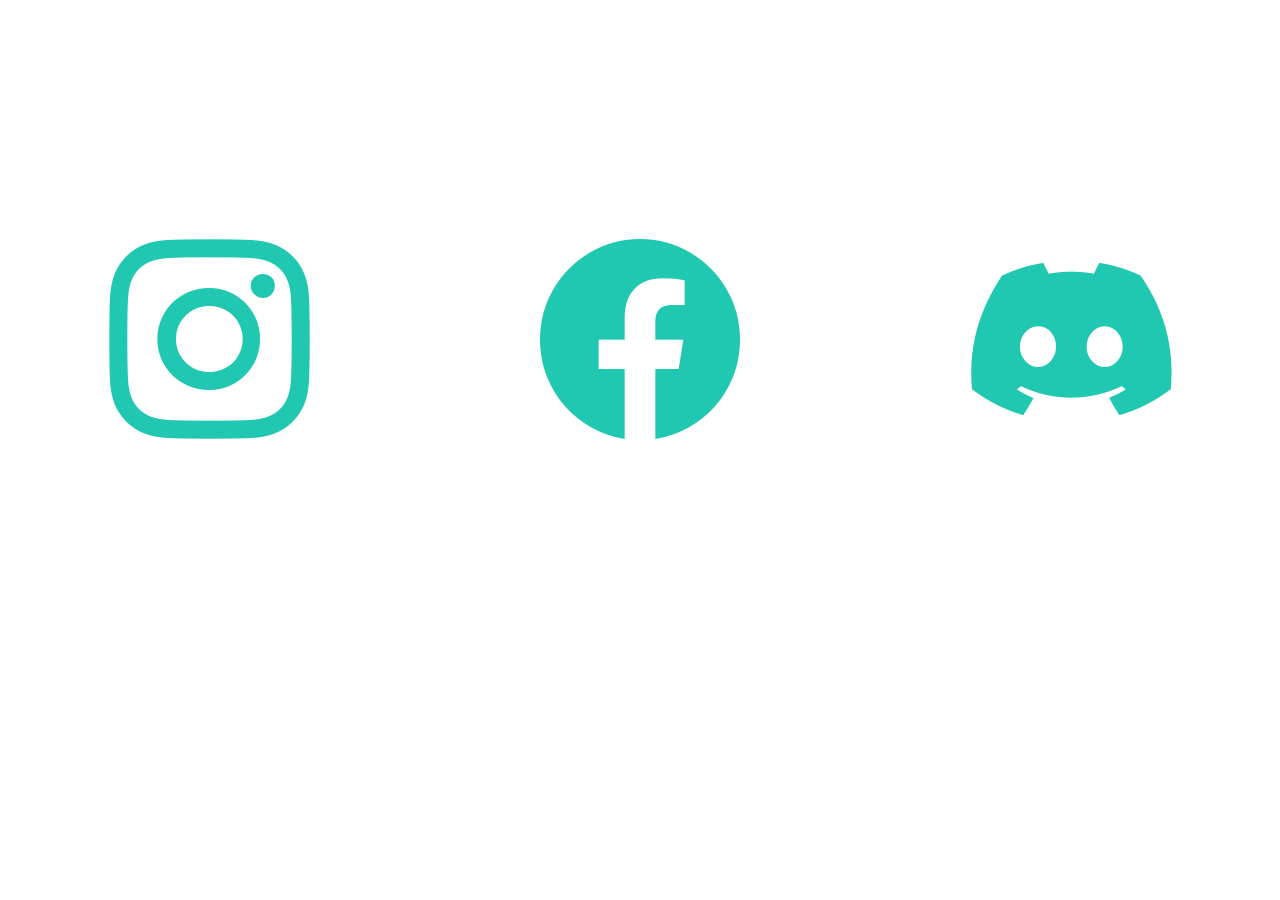
<file: ejercicios/social.html>
<!DOCTYPE html>
<html lang="en">
<head>
    <meta charset="UTF-8">
    <meta name="viewport" content="width=device-width, initial-scale=1.0">
    <title>Social</title>


    <!--boostrap icons-->
    <link rel="stylesheet" href="https://cdn.jsdelivr.net/npm/bootstrap-icons@1.13.2/font/bootstrap-icons.min.css">

    <!--CSS PRINCIPAL-->
    <link rel="stylesheet" href="../css/social.css">
</head>

<body>
    <div class="container">
        <div class="items">
            <i class="bi bi-instagram"></i>
        </div>
        <div class="items">
            <i class="bi bi-facebook fb"></i>
        </div>
        <div class="items">
            <i class="bi bi-discord"></i>
        </div>
    </div>    
</body>
</html>
</file>
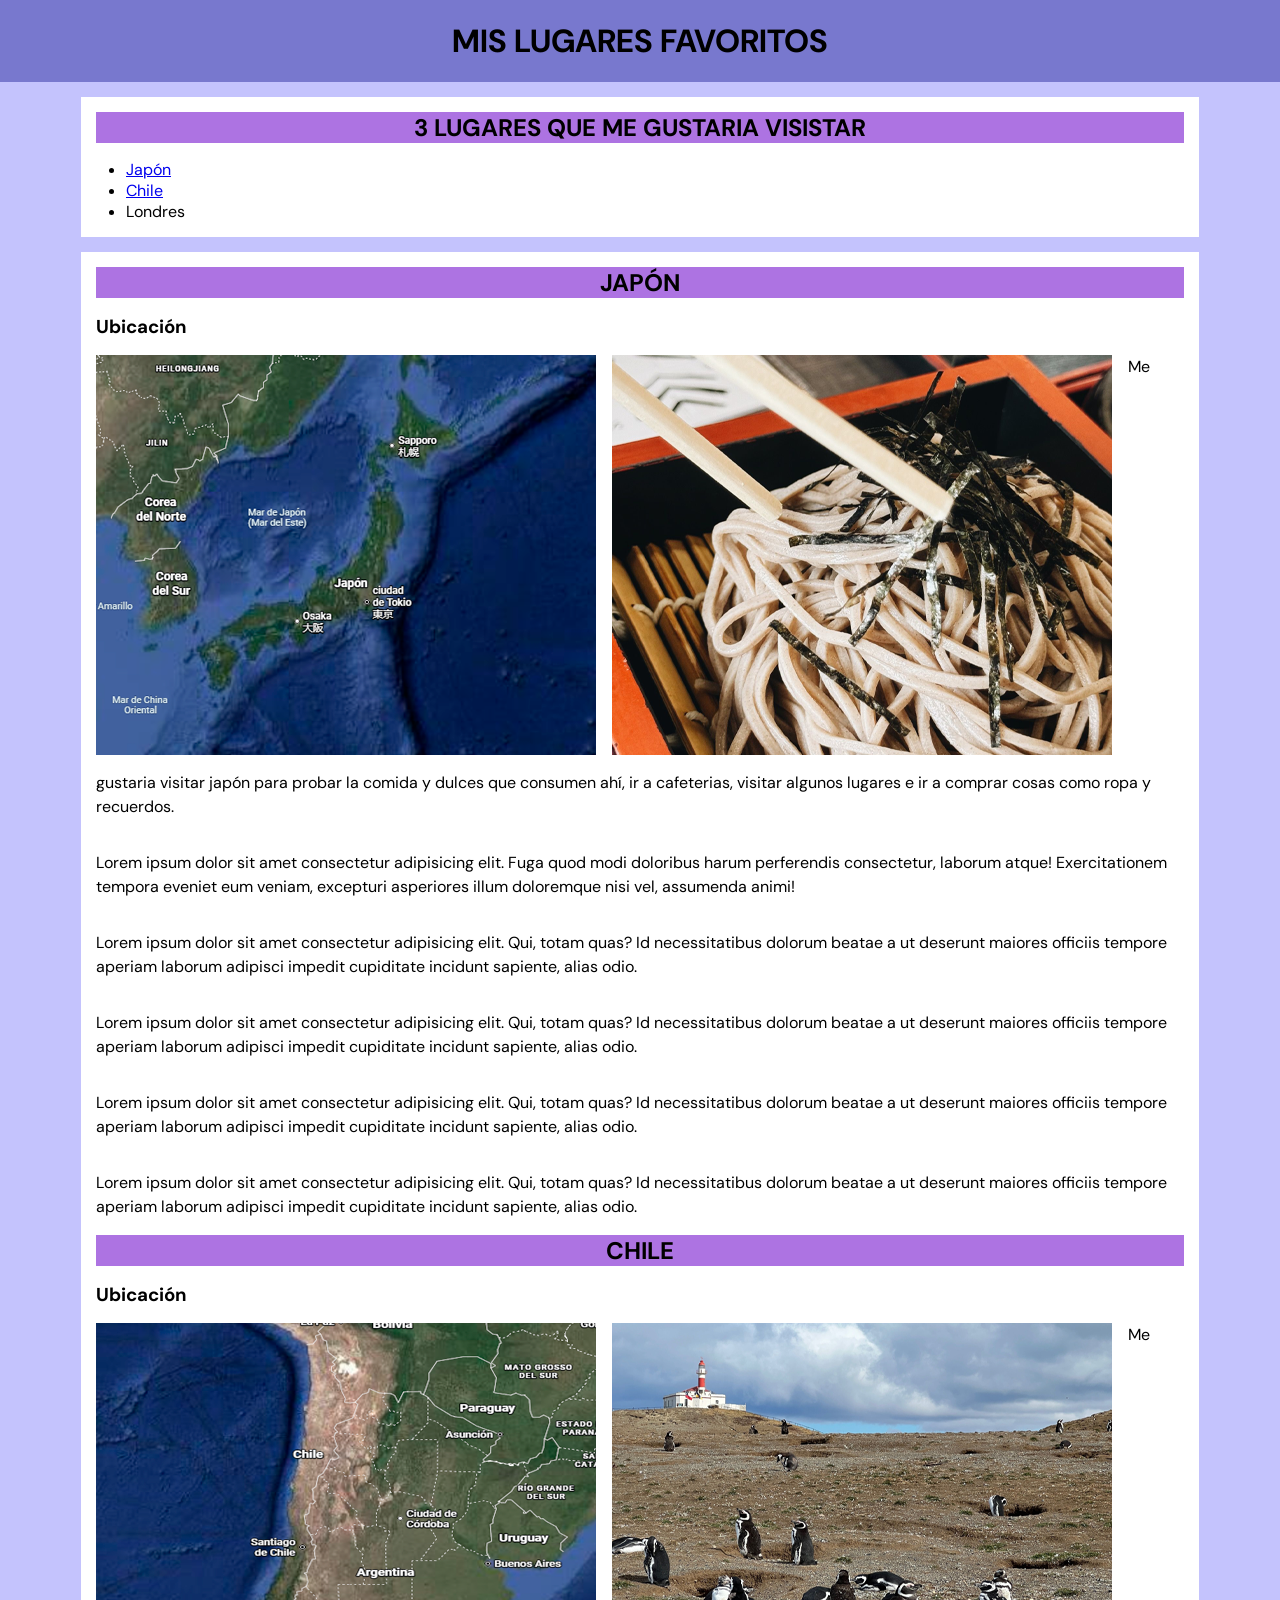
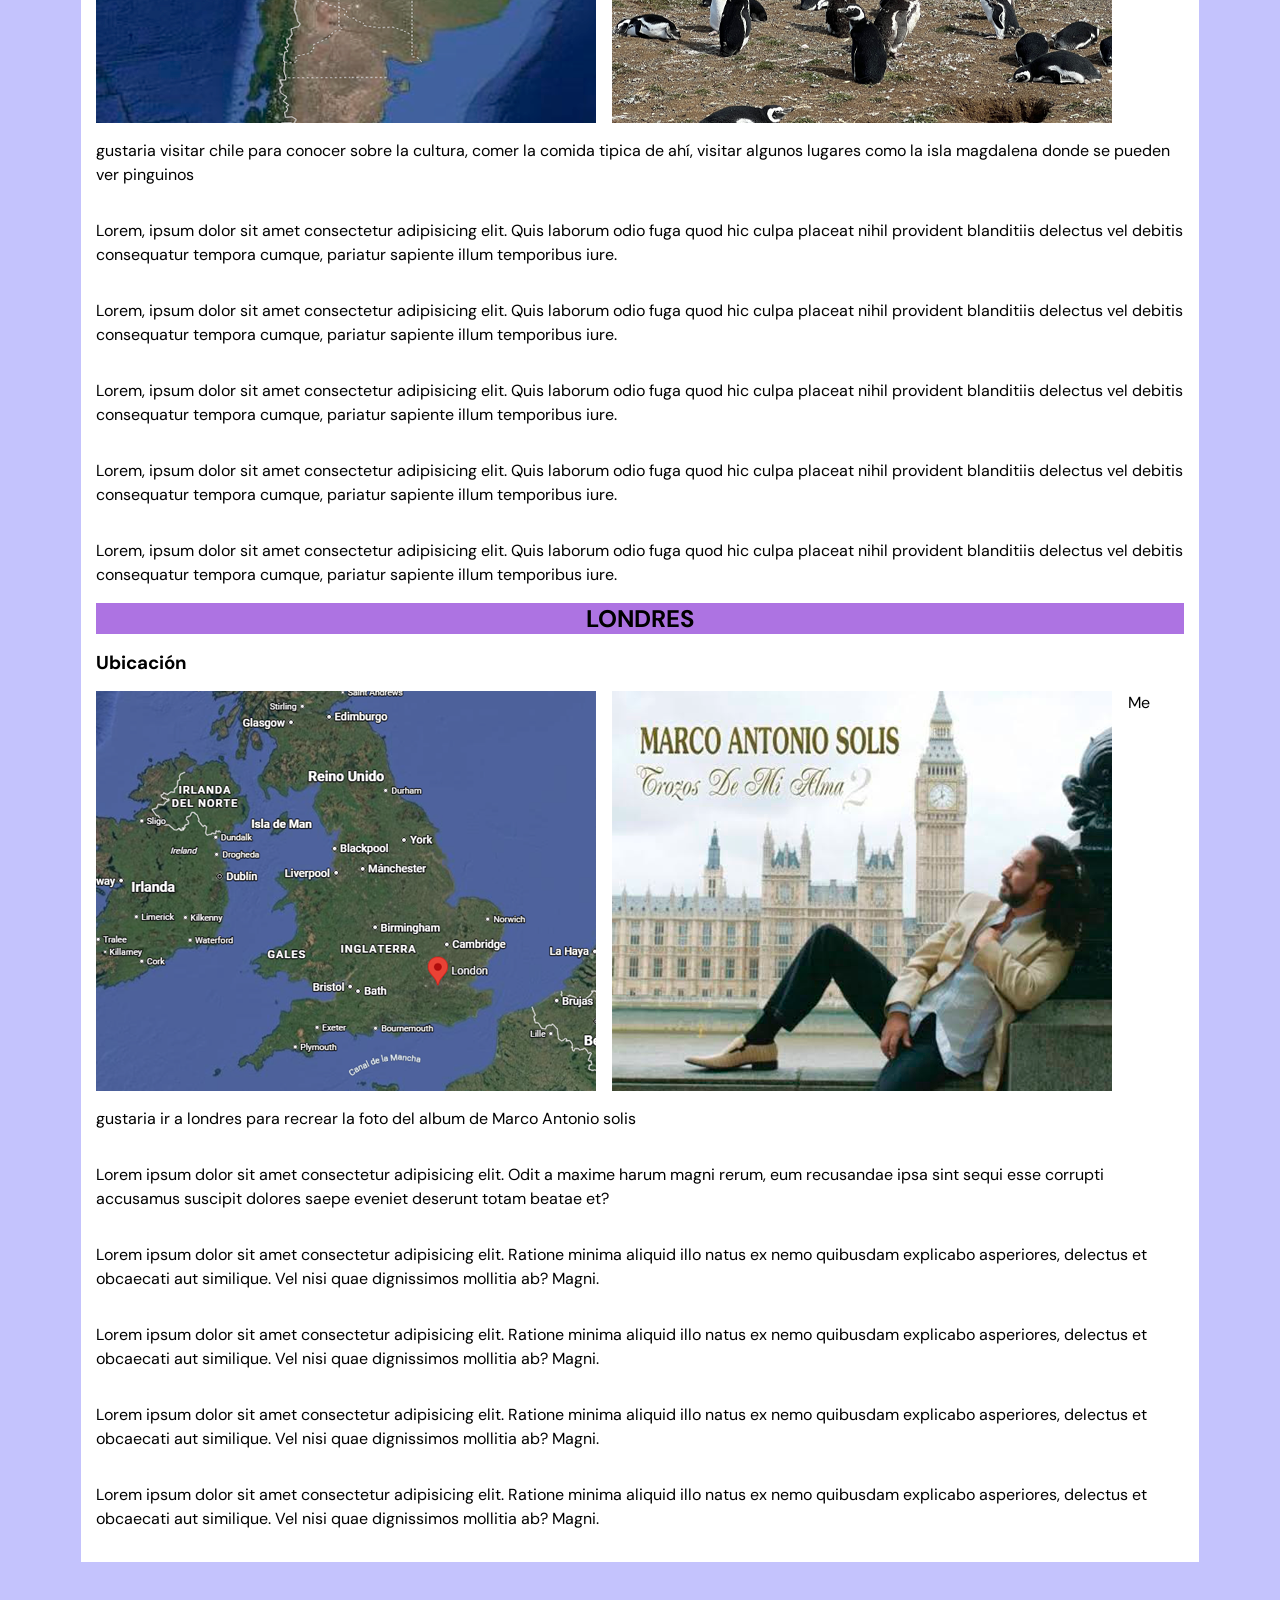
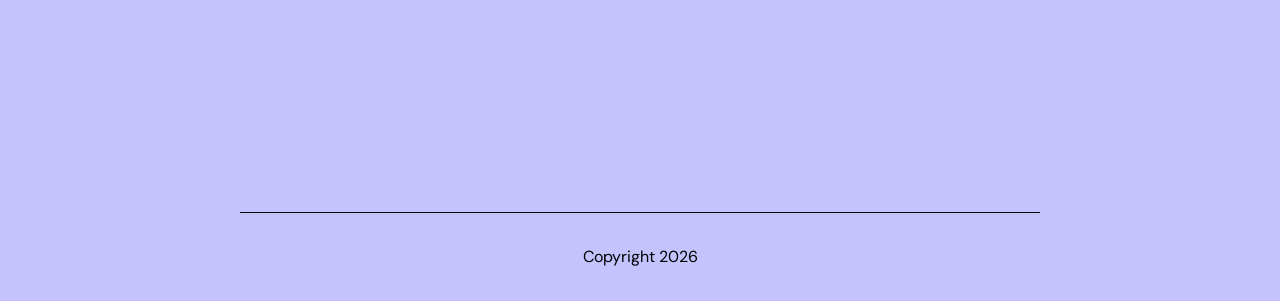
<file: ejercicios/viajes.html>
<!DOCTYPE html>
<html lang="en">
<head>
    <meta charset="UTF-8">
    <meta name="viewport" content="width=device-width, initial-scale=1.0">
    <title>Mis lugares favoritos</title>
    <link href="https://fonts.googleapis.com/css2?family=DM+Sans:ital,opsz,wght@0,9..40,100..1000;1,9..40,100..1000&display=swap" rel="stylesheet">
    <link rel="stylesheet" href="../css/viajes.css">
</head>


<body>
    <header>
        <h1>Mis lugares favoritos</h1>
    </header>

    <main class="lista">
        <h2>3 lugares que me gustaria visistar</h2>
        <ul>
            <li><a href="#japonn">Japón</a></li>
            <li><a href="#chile">Chile</a></li>
            <li>Londres</li>
        </ul>
    </main>

    <section class="lugares">
        <div>
             <a name="japonn"></a>
            <h2>Japón</h2>
            <h3>Ubicación</h3>
            <img src="../img/japon.png" alt="japon">
            <img src="../img/comida.png" alt="comida">
            <p>Me gustaria visitar japón para probar la comida y dulces que consumen ahí, ir a cafeterias, visitar algunos lugares e ir a comprar cosas como ropa y recuerdos.</p>
            <p>Lorem ipsum dolor sit amet consectetur adipisicing elit. Fuga quod modi doloribus harum perferendis consectetur, laborum atque! Exercitationem tempora eveniet eum veniam, excepturi asperiores illum doloremque nisi vel, assumenda animi!</p>
            <p>Lorem ipsum dolor sit amet consectetur adipisicing elit. Qui, totam quas? Id necessitatibus dolorum beatae a ut deserunt maiores officiis tempore aperiam laborum adipisci impedit cupiditate incidunt sapiente, alias odio.</p>
            <p>Lorem ipsum dolor sit amet consectetur adipisicing elit. Qui, totam quas? Id necessitatibus dolorum beatae a ut deserunt maiores officiis tempore aperiam laborum adipisci impedit cupiditate incidunt sapiente, alias odio.</p>
            <p>Lorem ipsum dolor sit amet consectetur adipisicing elit. Qui, totam quas? Id necessitatibus dolorum beatae a ut deserunt maiores officiis tempore aperiam laborum adipisci impedit cupiditate incidunt sapiente, alias odio.</p>
            <p>Lorem ipsum dolor sit amet consectetur adipisicing elit. Qui, totam quas? Id necessitatibus dolorum beatae a ut deserunt maiores officiis tempore aperiam laborum adipisci impedit cupiditate incidunt sapiente, alias odio.</p>
        </div>
       
        <div>
            <a name="chile"></a>
            <h2>Chile</h2>
            <h3>Ubicación</h3>
            <img src="../img/chile.png" alt="chile">
            <img src="../img/pinguinos.png" alt="isla magdalena">
            <p>Me gustaria visitar chile para conocer sobre la cultura, comer la comida tipica de ahí, visitar algunos lugares como la isla magdalena donde se pueden ver pinguinos</p>
            <p>Lorem, ipsum dolor sit amet consectetur adipisicing elit. Quis laborum odio fuga quod hic culpa placeat nihil provident blanditiis delectus vel debitis consequatur tempora cumque, pariatur sapiente illum temporibus iure.</p>
            <p>Lorem, ipsum dolor sit amet consectetur adipisicing elit. Quis laborum odio fuga quod hic culpa placeat nihil provident blanditiis delectus vel debitis consequatur tempora cumque, pariatur sapiente illum temporibus iure.</p>
            <p>Lorem, ipsum dolor sit amet consectetur adipisicing elit. Quis laborum odio fuga quod hic culpa placeat nihil provident blanditiis delectus vel debitis consequatur tempora cumque, pariatur sapiente illum temporibus iure.</p>
            <p>Lorem, ipsum dolor sit amet consectetur adipisicing elit. Quis laborum odio fuga quod hic culpa placeat nihil provident blanditiis delectus vel debitis consequatur tempora cumque, pariatur sapiente illum temporibus iure.</p>
            <p>Lorem, ipsum dolor sit amet consectetur adipisicing elit. Quis laborum odio fuga quod hic culpa placeat nihil provident blanditiis delectus vel debitis consequatur tempora cumque, pariatur sapiente illum temporibus iure.</p>
        </div>
        
        <div>
            <h2>Londres</h2>
            <h3>Ubicación</h3>
            <img src="../img/londres.png" alt="londres">
            <img src="../img/marco-antonio.png" alt="marco antonio">
            <p>Me gustaria ir a londres para recrear la foto del album de Marco Antonio solis</p>
            <p>Lorem ipsum dolor sit amet consectetur adipisicing elit. Odit a maxime harum magni rerum, eum recusandae ipsa sint sequi esse corrupti accusamus suscipit dolores saepe eveniet deserunt totam beatae et?</p>
            <p>Lorem ipsum dolor sit amet consectetur adipisicing elit. Ratione minima aliquid illo natus ex nemo quibusdam explicabo asperiores, delectus et obcaecati aut similique. Vel nisi quae dignissimos mollitia ab? Magni.</p>
            <p>Lorem ipsum dolor sit amet consectetur adipisicing elit. Ratione minima aliquid illo natus ex nemo quibusdam explicabo asperiores, delectus et obcaecati aut similique. Vel nisi quae dignissimos mollitia ab? Magni.</p>
            <p>Lorem ipsum dolor sit amet consectetur adipisicing elit. Ratione minima aliquid illo natus ex nemo quibusdam explicabo asperiores, delectus et obcaecati aut similique. Vel nisi quae dignissimos mollitia ab? Magni.</p>
            <p>Lorem ipsum dolor sit amet consectetur adipisicing elit. Ratione minima aliquid illo natus ex nemo quibusdam explicabo asperiores, delectus et obcaecati aut similique. Vel nisi quae dignissimos mollitia ab? Magni.</p>
        </div>
    </section>

    <footer class="pie">
        <p>Copyright 2026</p>
    </footer>
</body>
</html>
</file>
<file: css/articulo.css>
*{
    margin: 0;
    padding: 0;
}

body{
    font-family: "DM Sans", sans-serif;
    line-height: 1.5;
    background-color: rgb(224, 231, 253);
}

 /*ENCABEZADOS*/
h2{
    width: 85%;
    margin: 0px auto;
    padding: 20px 40px 10px 40px;
    font-size: 2em;
}

h3{
    font-weight: 1000;
    font-size: 2.4em;
}

/*LAYOUT*/
#principal{
    width: 100%;
    min-height: 1px;
}

#principal p{
    padding: 20px 0px;
    font-size: 120%;
}

#principal article{
    margin: 0px auto;
    padding: 20px 40px 10px 40px;
    background-color: rgb(204, 204, 255);
    width: 65%;
}

.logo{
    width: 120px;
    height: 120px;
    margin: auto;
    text-align: center;
    font-size: 2em;
    padding: 32px;
}

.cabecera{
    padding: 16px 0px;
    background-color: rgb(127, 195, 252);
    text-align: center;
    margin-bottom: 20px;
    font-size: 3em;
    font-weight: 800;
    
}

.container{
    display: flex;
    width: 100%;
    justify-content: space-between;
    flex-direction: row;
}

.items-col2{
    width: 48%;
}

.items-col2 img, .items-col1 img, .items-col3 img, .items iframe{
    width: 100%;
    height: auto;
}

.pie{
    text-align: center;
    padding: 30px 0px;
    margin-top: 25px;
    font-size: 1.2em;
}

.items{
    box-sizing: border-box;
    padding: 20px 0px 20px 0px;
    width: 50%;
    margin: auto;
}
</file>
<file: css/cards.css>
/*DOCUMENTO CSS*/
*{
    margin: 0;
    padding: 0;
}

body{
    font-family: "Manrope", sans-serif;
}

/*ENCABEZADOS*/

h2{
    text-align: center;
    font-size: 2.5em;
    text-decoration: underline;
    font-weight: 600;
    padding: 0px 16px 32px 16px;

}

h3{
    font-size: 2em;
}

/*LAYOUT*/
section#cards-sec{
                background-color: rgb(219, 255, 241);
                min-height: 400px;
                padding: 60px 0px;
                box-sizing: border-box;
}

.container{
    /*background-color: purple;*/
    padding: 16px;
    box-sizing: border-box;
    width: 100%;
    /*para centrar cajas*/
    margin: 0px auto;
    display: flex;
    flex-flow: row wrap;
    justify-content: space-between;
    min-height: 1px;
   /* align-items: stretch;*/


}

.items{
    width: 100%;
    min-height: 140px;
    margin-bottom: 16px;
    /*background-color: orange;*/

}

.container img {
    width: 100%;
    margin-bottom: 16px;
    
}

.prof {
    font-weight: 800;
    text-decoration: underline;
}
.container p {
    line-height: 1.5;
    font-size: 18px;
    text-align: justify;
}

.contenido p:nth-child(2) {
    padding-bottom: 16px;

}

.card {
    background-color: white;
    border-radius: 16px;
    overflow: hidden;
    box-sizing: border-box;
    box-shadow: 0px 0px 2px rgba(0, 0, 0, 0.788);
}

.contenido{
    padding: 0px 16px 32px 16px;
    box-sizing: border-box;
}

@media only screen and (min-width:600px){
    .container{
        width: 80%;
    }
}

@media only screen and (min-width:1024px){
    .items{
        width: 31%;
    }
}
</file>
<file: css/evaluacionu2.css>
* {
    margin: 0;
    padding: 0;
}

/*ENCABEZADOS*/
.cabecera{
    padding: 60px 0px 20px 0px;
    background-color: #76416a;
    text-align: center;
    margin-bottom: 20px;
    font-size: 1.7em;
    font-weight: 800;
    color: white;
}

h2{
    font-style: italic;
    font-size: 40px;
}

/*LAYOUT*/
body{
    font-family: "Raleway", sans-serif;
    line-height: 1.5;
    background-color: whitesmoke;
}

/*SELECTORES ID*/
#cuerpo article{
    margin: 0px auto;
    padding: 20px 40px 10px 40px;
    background-color: #cac7c1;
    width: 70%;
}

#cuerpo section{
    padding: 20px 0px;
}

#menu, ul a{
    background-color: #ac6789;
    margin-bottom: 16px;
    padding: 16px 0px;
    color: white;
}

/*SELECTOR DE CLASE*/
.lista{
    padding: 16px 0px;
    font-size: 20px;
}

.icono{
    width: 100%;
    min-height: 1px;
    font-size: 90px;
    text-align:center;
    padding: 16px;
    box-sizing: border-box;
}

.container{
    display: flex;
    width: 100%;
    box-sizing: border-box;
    flex-direction: column;
    justify-content: space-between;
}

.items-col1 img, .items-col3 img{
    width: 100%;
    min-height: 1px;
    padding: 10px;
    box-sizing: border-box;
}

.video iframe{
    width: 100%;
    height: 250px;
}

.pie{
    text-align: center;
    padding: 30px 0px;
    margin-top: 25px;
    font-size: 1.2em;
    background-color: #756271;
    font-weight: 500;
}



.navegar li a:hover{
   background-color: #773154;
   padding: 16px 40px;
   border-radius: 30px;
}

.navegar {
    margin: 0px auto;
    text-transform: uppercase;
    width: 80%;
    list-style: none;
    display: flex;
    flex-direction: row;
    justify-content: space-evenly;
    box-sizing: border-box;
}

/*MEDIA QUERY*/
/*BREAKPOINT 768*/
@media only screen and (min-width:768px) {

    #cuerpo li{
        padding-bottom: 10px;
    }

    .items-col1, .items-col3{
        width: 80%;
        min-height: 1px;
    }

    .video{
        width: 80%;
    }

    .pie p{
        color: white;
    }
}

/*BREAKPOINT 1380*/
@media only screen and (min-width:1380px) {

    .cabecera{
        font-size: 2.1em;
        text-transform: uppercase;
    }

    h2{
        font-size: 40px; 
    }

    #cuerpo article {
        width: 85%;
    }

    #cuerpo li{
        padding-bottom: 10px;
    }

    .lista{
        font-size: 25px;
        padding: 0px 20px;
    }

    .container{
        flex-direction: row;
        box-sizing: border-box;
        justify-content: space-between;  
    }

    .items-col1 img{
        width: 40%;
        min-height: 1px;
    }

    .pie{
        font-size: 1.5em;
        color: white;
    }

    .navegar li a:hover{
        padding: 16px 80px;
        border-radius: 30px;
    }

    .navegar {
        padding: 10px 0px;
        font-size: 25px;
    }

    .video iframe{
        width: 500px;
        height: 400px;
    }
}
</file>
<file: css/flexbox.css>
*{
    margin: 0;
    padding: 0;
}

body{
    font-family: "Roboto", sans-serif;
}

/*ENCABEZADOS*/
 h1{
    background-color: aliceblue;
    padding-bottom: 20px;
    padding-top: 20px;
    text-align: center;
    font-size: 3em;
    text-decoration: underline;
    font-weight: 600;
    padding-bottom: 32px;
 }

 /*LAYOUT*/
.container{
    box-sizing: border-box;
    width: 80%;
    /*para centrar cajas*/
    margin: 0px auto;
    display: flex;
    flex-flow: row;
    justify-content: space-between;
}

.videos{
    width: 500px;
    height: 315px;
    padding: 0px 10px;
}

.container p{
    padding: 10px 0px 0px 30px;
    box-sizing: border-box;
    line-height: 1.2;
    font-size: 20px;
    font-weight: 500;
    text-align:left;
}

.container iframe{
    border-radius: 25px;
    overflow: hidden;
    box-sizing: border-box;
}
</file>
<file: css/social.css>
/*DOCUMENTO CSS*/
*{
    margin: 0;
    padding: 0;
}

body{
    margin-top: 200px;
}

.container {
    width: 100%;
    margin: auto;
    padding: 16px;
    box-sizing: border-box;
    display: flex;
    flex-direction: column;
}

.items {
    width: 100%;
    min-height: 1px;
    font-size: 250px;
    text-align: center;
    padding: 16px;
    box-sizing: border-box;
}

.items i{
    color: rgb(32, 199, 177);
}

.items i:hover{
    color: rgb(5, 5, 5);
}

.items i:active{
    color: rgb(5, 66, 29);
}

.items i.fb:hover{
    color: blue;
}


/*BREAKPOINT 768*/
@media only screen and (min-width:768px) {
    .container{
        flex-direction: row;
        justify-content: space-between;
    }

    .items{
        width: 31%;
        font-size: 200px;
        min-height: 1px;
    }
}

/*BREAKPOINT 1380*/
@media only screen and (min-width:1380px) {
    .container{
        justify-content: center;
        width: 250px;
    }

    .items{
        font-size: 3em;
        padding: 0px;
    }
}
</file>
<file: css/viajes.css>
/*DOCUMENTO CSS*/
* {margin: 0px;
padding: 0px;}

body {font-family: "DM Sans", sans-serif;
    background-color: rgb(196, 195, 253);
}

/*ENCABEZADOS*/
h1 {text-transform: uppercase;
    background-color: rgb(120, 120, 206);
    text-align: center;
    padding: 20px 0px;
}

h2 {
    text-transform: uppercase;
    background-color: rgb(173, 115, 226);
    text-align: center;
    margin-bottom: 16px;
}

ul {margin-left: 30px;
}

.lista{
    background-color: white;
    width: 85%;
    margin: 0px auto;
    padding: 15px;
    margin-top: 15px;
    margin-bottom: 15px;
}

.lugares {
    background-color: white;
    width: 85%;
    margin: 0px auto;
    padding: 15px;

}

img{
    margin-right: 16px;
    margin-top: 16px;
    margin-bottom: 16px;
    float:left;
}

p{ line-height: 1.5;
    padding: 16px 0px;
}

.pie{text-align: center;
        width: 60%;
        border-top: solid black 1px;
        margin: 250px auto 0px auto;
        padding: 16px;
}
</file>
